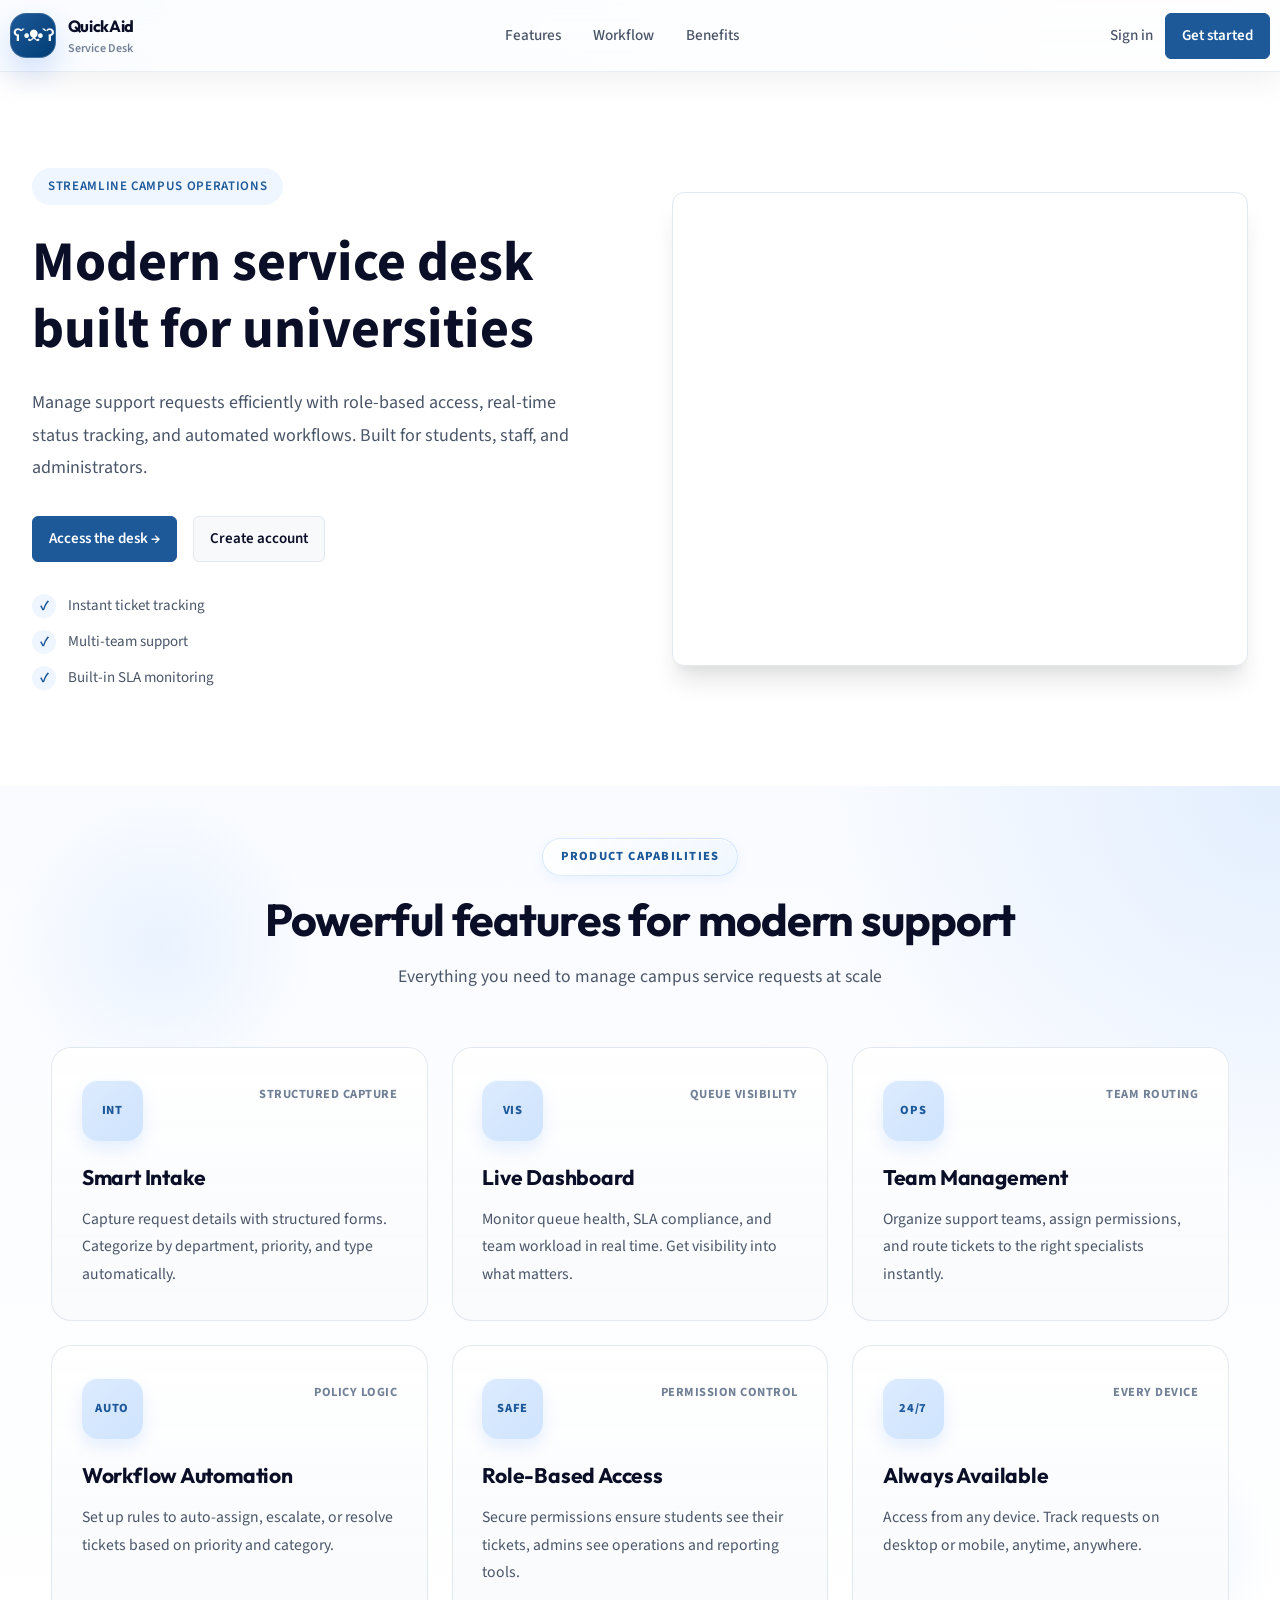
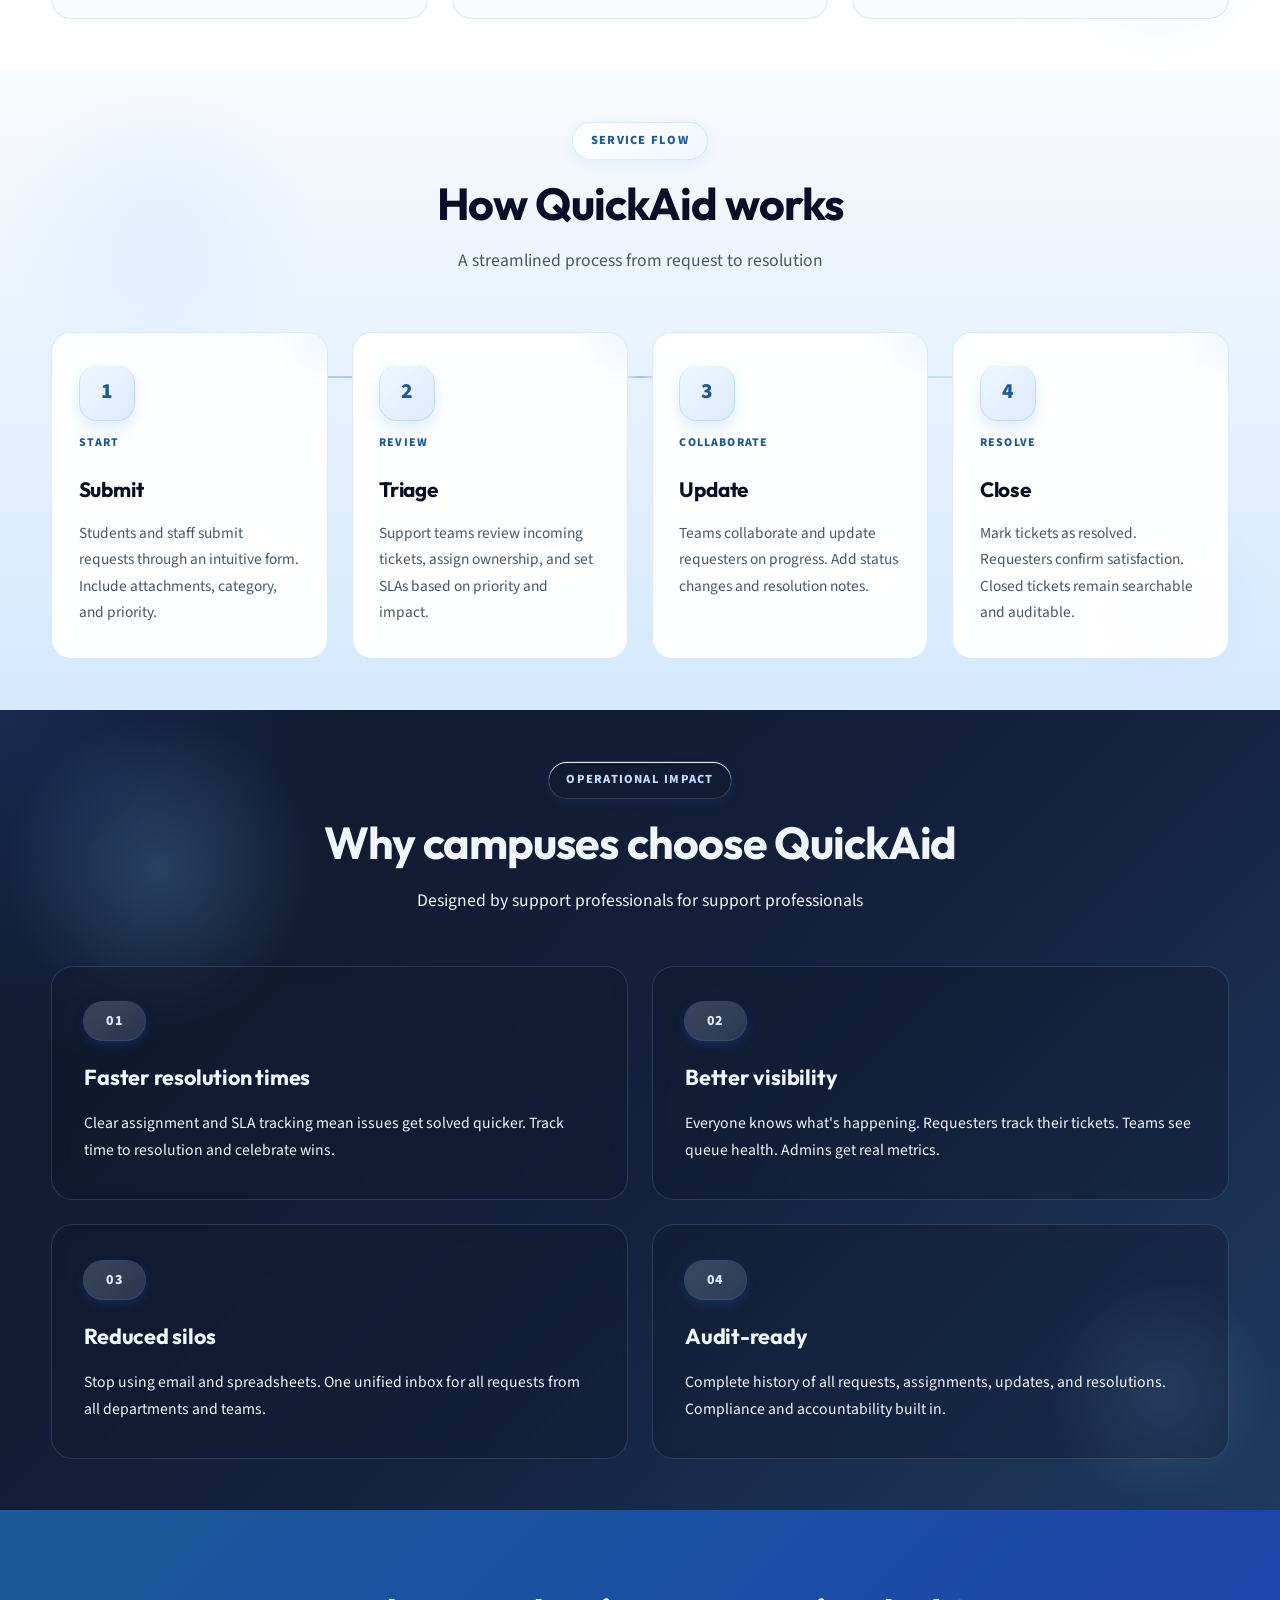
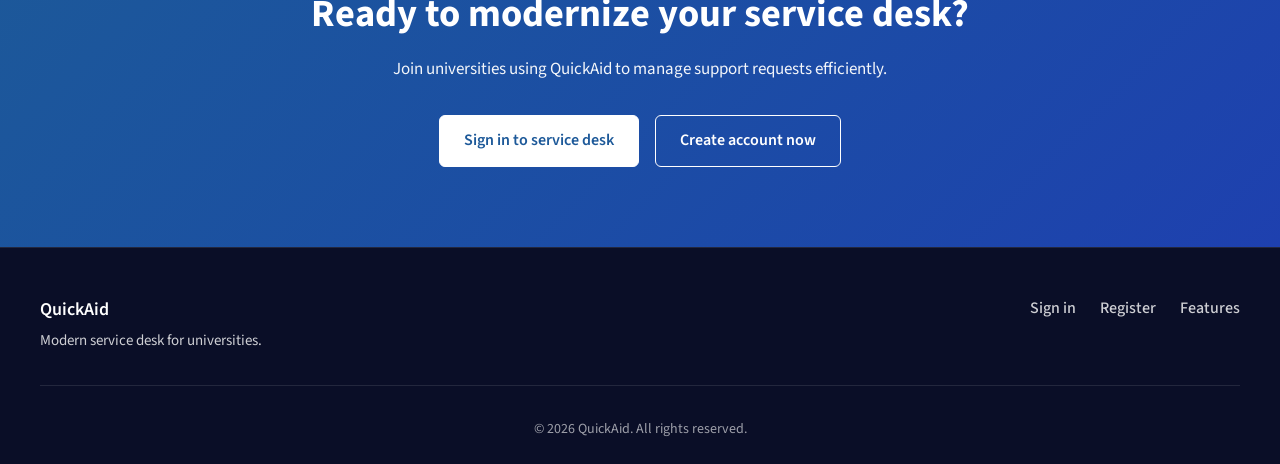
<file: frontend/index.html>
<!doctype html>
<html lang="en">
  <head>
    <meta charset="UTF-8" />
    <meta name="viewport" content="width=device-width, initial-scale=1.0" />
    <meta name="description" content="QuickAid - Modern campus service desk platform for request management and support operations." />
    <title>QuickAid - Campus Service Desk Platform</title>
    <link rel="preconnect" href="https://fonts.googleapis.com" />
    <link rel="preconnect" href="https://fonts.gstatic.com" crossorigin />
    <link
      href="https://fonts.googleapis.com/css2?family=Outfit:wght@500;600;700;800&family=Source+Sans+3:wght@400;500;600;700&display=swap"
      rel="stylesheet"
    />
    <link rel="stylesheet" href="./branding.css" />
    <link rel="stylesheet" href="./home.css" />
    <script src="./branding.js" defer></script>
  </head>
  <body class="home-page">
    <a class="skip-link" href="#main-content">Skip to main content</a>

    <header class="home-header">
      <a class="home-brand" href="./index.html" aria-label="QuickAid home">
        <span class="home-logo brand-icon" data-brand-icon aria-hidden="true"></span>
        <div class="brand-text">
          <strong>QuickAid</strong>
          <small>Service Desk</small>
        </div>
      </a>
      <nav class="home-nav" aria-label="Primary navigation">
        <a href="#features">Features</a>
        <a href="#workflow">Workflow</a>
        <a href="#benefits">Benefits</a>
      </nav>
      <div class="home-actions">
        <a class="home-link" href="./login.html">Sign in</a>
        <a class="home-button primary" href="./register.html">Get started</a>
      </div>
    </header>

    <main id="main-content">
      <section class="home-hero">
        <div class="hero-copy">
          <div class="hero-badge">Streamline Campus Operations</div>
          <h1>Modern service desk built for universities</h1>
          <p class="hero-lede">
            Manage support requests efficiently with role-based access, real-time status tracking, and automated workflows. Built for students, staff, and administrators.
          </p>
          <div class="hero-actions">
            <a class="home-button primary" href="./login.html">Access the desk &rarr;</a>
            <a class="home-button secondary" href="./register.html">Create account</a>
          </div>
          <div class="hero-features">
            <div class="feature-chip">
              <span class="chip-icon">&#10003;</span>
              <span>Instant ticket tracking</span>
            </div>
            <div class="feature-chip">
              <span class="chip-icon">&#10003;</span>
              <span>Multi-team support</span>
            </div>
            <div class="feature-chip">
              <span class="chip-icon">&#10003;</span>
              <span>Built-in SLA monitoring</span>
            </div>
          </div>
        </div>

        <div class="hero-visual">
          <div class="dashboard-card" aria-label="QuickAid system introduction">
            <div class="flash-card-stack">
              <article class="flash-card-panel">
                <div class="card-header">
                  <div class="dots">
                    <span></span>
                    <span></span>
                    <span></span>
                  </div>
                  <h3>My Ticket Summary</h3>
                </div>
                <div class="card-body page-summary">
                  <div class="summary-sidebar">
                    <span class="summary-brand-dot"></span>
                    <span class="summary-nav active"></span>
                    <span class="summary-nav"></span>
                    <span class="summary-nav short"></span>
                  </div>
                  <div class="summary-content">
                    <div class="summary-topbar">
                      <div>
                        <span class="summary-kicker">Student panel</span>
                        <strong>My Tickets</strong>
                      </div>
                      <span class="summary-action">+ New Ticket</span>
                    </div>
                    <div class="summary-metrics">
                      <span><b>3</b> Open</span>
                      <span><b>2</b> In Progress</span>
                      <span><b>8</b> Resolved</span>
                    </div>
                    <div class="summary-track-form">
                      <span>student@email.edu</span>
                      <strong>Find Tickets</strong>
                    </div>
                    <div class="summary-filter-row">
                      <span class="summary-search">Search tickets</span>
                      <span class="summary-select">All Categories</span>
                    </div>
                    <div class="summary-tabs">
                      <span class="active">All</span>
                      <span>Open</span>
                      <span>Resolved</span>
                    </div>
                    <div class="summary-split">
                      <div class="summary-list">
                        <div class="summary-ticket active">
                          <span class="ticket-code">QKA-2026-104</span>
                          <strong>Portal login issue</strong>
                          <small>IT Support &middot; High priority</small>
                        </div>
                        <div class="summary-ticket">
                          <span class="ticket-code">QKA-2026-098</span>
                          <strong>Air conditioner not cooling</strong>
                          <small>Operations &middot; In progress</small>
                        </div>
                      </div>
                      <div class="summary-detail">
                        <span class="detail-pill">In Progress</span>
                        <strong>Assigned to IT Support</strong>
                        <div class="detail-progress" aria-hidden="true">
                          <span></span>
                        </div>
                        <div class="detail-meta-preview">
                          <span>Category: IT</span>
                          <span>Updated: Today</span>
                          <span>Priority: High</span>
                        </div>
                      </div>
                    </div>
                  </div>
                </div>
              </article>

              <article class="flash-card-panel">
                <div class="card-header">
                  <div class="dots">
                    <span></span>
                    <span></span>
                    <span></span>
                  </div>
                  <h3>Submit Ticket</h3>
                </div>
                <div class="card-body page-summary submit-summary">
                  <div class="summary-sidebar">
                    <span class="summary-brand-dot"></span>
                    <span class="summary-nav"></span>
                    <span class="summary-nav active"></span>
                    <span class="summary-nav short"></span>
                  </div>
                  <div class="summary-content">
                    <div class="summary-topbar">
                      <div>
                        <span class="summary-kicker">Ticket form</span>
                        <strong>Report a Campus Issue</strong>
                      </div>
                      <span class="summary-action">Draft saved</span>
                    </div>
                    <div class="form-preview-grid">
                      <span class="form-field has-value">Category <b>IT</b></span>
                      <span class="form-field has-value">Request by <b>Student</b></span>
                      <span class="form-field wide has-line">Subject</span>
                      <span class="form-field textarea has-lines">Description</span>
                    </div>
                    <div class="upload-preview">
                      <span class="upload-icon"></span>
                      <div>
                        <strong>Attach image</strong>
                        <p>PNG, JPG, GIF, or WEBP up to 1MB</p>
                      </div>
                    </div>
                    <div class="summary-submit-row">
                      <span>Priority is assigned by admin triage.</span>
                      <strong>Create Ticket</strong>
                    </div>
                  </div>
                </div>
              </article>

              <article class="flash-card-panel">
                <div class="card-header">
                  <div class="dots">
                    <span></span>
                    <span></span>
                    <span></span>
                  </div>
                  <h3>Admin Overview</h3>
                </div>
                <div class="card-body page-summary admin-summary">
                  <div class="summary-sidebar">
                    <span class="summary-brand-dot admin"></span>
                    <span class="summary-nav active"></span>
                    <span class="summary-nav"></span>
                    <span class="summary-nav short"></span>
                  </div>
                  <div class="summary-content">
                    <div class="summary-topbar">
                      <div>
                        <span class="summary-kicker">Admin panel</span>
                        <strong>Operations Overview</strong>
                      </div>
                      <span class="summary-action">Export CSV</span>
                    </div>
                    <div class="summary-metrics admin">
                      <span><b>24</b> Total</span>
                      <span><b>7</b> Urgent</span>
                      <span><b>12</b> Assigned</span>
                    </div>
                    <div class="summary-visual-grid admin-visuals">
                      <div class="visual-widget status-ring" aria-hidden="true">
                        <span></span>
                      </div>
                      <div class="visual-widget activity-bars" aria-hidden="true">
                        <span style="height: 42%"></span>
                        <span style="height: 68%"></span>
                        <span style="height: 54%"></span>
                        <span style="height: 84%"></span>
                        <span style="height: 38%"></span>
                      </div>
                    </div>
                    <div class="admin-chart-row" aria-hidden="true">
                      <span style="width: 72%"></span>
                      <span style="width: 48%"></span>
                      <span style="width: 86%"></span>
                    </div>
                    <div class="admin-board">
                      <div class="admin-column">
                        <span>Queue</span>
                        <strong>Portal access blocked</strong>
                        <small>Requester &middot; IT &middot; High</small>
                      </div>
                      <div class="admin-column">
                        <span>Assignment</span>
                        <strong>Operations Team</strong>
                        <small>Facilities &middot; Medium</small>
                      </div>
                      <div class="admin-column">
                        <span>Status</span>
                        <strong>Resolved today</strong>
                        <small>Finance &middot; Closed</small>
                      </div>
                    </div>
                    <div class="admin-footer-preview">
                      <span>Priority triage</span>
                      <span>Team routing</span>
                      <span>Status updates</span>
                    </div>
                  </div>
                </div>
              </article>
            </div>
          </div>
        </div>
      </section>

      <section class="features-section" id="features">
        <div class="section-shell">
          <div class="section-header">
            <span class="section-kicker">Product Capabilities</span>
            <h2>Powerful features for modern support</h2>
            <p>Everything you need to manage campus service requests at scale</p>
          </div>

          <div class="features-grid">
            <article class="feature-card">
              <div class="feature-card-top">
                <span class="feature-icon" aria-hidden="true">INT</span>
                <span class="feature-meta">Structured capture</span>
              </div>
              <h3>Smart Intake</h3>
              <p>Capture request details with structured forms. Categorize by department, priority, and type automatically.</p>
            </article>
            <article class="feature-card">
              <div class="feature-card-top">
                <span class="feature-icon" aria-hidden="true">VIS</span>
                <span class="feature-meta">Queue visibility</span>
              </div>
              <h3>Live Dashboard</h3>
              <p>Monitor queue health, SLA compliance, and team workload in real time. Get visibility into what matters.</p>
            </article>
            <article class="feature-card">
              <div class="feature-card-top">
                <span class="feature-icon" aria-hidden="true">OPS</span>
                <span class="feature-meta">Team routing</span>
              </div>
              <h3>Team Management</h3>
              <p>Organize support teams, assign permissions, and route tickets to the right specialists instantly.</p>
            </article>
            <article class="feature-card">
              <div class="feature-card-top">
                <span class="feature-icon" aria-hidden="true">AUTO</span>
                <span class="feature-meta">Policy logic</span>
              </div>
              <h3>Workflow Automation</h3>
              <p>Set up rules to auto-assign, escalate, or resolve tickets based on priority and category.</p>
            </article>
            <article class="feature-card">
              <div class="feature-card-top">
                <span class="feature-icon" aria-hidden="true">SAFE</span>
                <span class="feature-meta">Permission control</span>
              </div>
              <h3>Role-Based Access</h3>
              <p>Secure permissions ensure students see their tickets, admins see operations and reporting tools.</p>
            </article>
            <article class="feature-card">
              <div class="feature-card-top">
                <span class="feature-icon" aria-hidden="true">24/7</span>
                <span class="feature-meta">Every device</span>
              </div>
              <h3>Always Available</h3>
              <p>Access from any device. Track requests on desktop or mobile, anytime, anywhere.</p>
            </article>
          </div>
        </div>
      </section>

      <section class="workflow-section" id="workflow">
        <div class="section-shell section-shell-bright">
          <div class="section-header">
            <span class="section-kicker">Service Flow</span>
            <h2>How QuickAid works</h2>
            <p>A streamlined process from request to resolution</p>
          </div>

          <div class="workflow-grid">
            <article class="workflow-step">
              <div class="workflow-step-top">
                <div class="step-number">1</div>
                <span class="step-kicker">Start</span>
              </div>
              <h3>Submit</h3>
              <p>Students and staff submit requests through an intuitive form. Include attachments, category, and priority.</p>
            </article>
            <article class="workflow-step">
              <div class="workflow-step-top">
                <div class="step-number">2</div>
                <span class="step-kicker">Review</span>
              </div>
              <h3>Triage</h3>
              <p>Support teams review incoming tickets, assign ownership, and set SLAs based on priority and impact.</p>
            </article>
            <article class="workflow-step">
              <div class="workflow-step-top">
                <div class="step-number">3</div>
                <span class="step-kicker">Collaborate</span>
              </div>
              <h3>Update</h3>
              <p>Teams collaborate and update requesters on progress. Add status changes and resolution notes.</p>
            </article>
            <article class="workflow-step">
              <div class="workflow-step-top">
                <div class="step-number">4</div>
                <span class="step-kicker">Resolve</span>
              </div>
              <h3>Close</h3>
              <p>Mark tickets as resolved. Requesters confirm satisfaction. Closed tickets remain searchable and auditable.</p>
            </article>
          </div>
        </div>
      </section>

      <section class="benefits-section" id="benefits">
        <div class="section-shell section-shell-dark">
          <div class="section-header benefits-header">
            <span class="section-kicker">Operational Impact</span>
            <h2>Why campuses choose QuickAid</h2>
            <p>Designed by support professionals for support professionals</p>
          </div>

          <div class="benefits-grid">
            <article class="benefit-item">
              <span class="benefit-marker">01</span>
              <h3>Faster resolution times</h3>
              <p>Clear assignment and SLA tracking mean issues get solved quicker. Track time to resolution and celebrate wins.</p>
            </article>
            <article class="benefit-item">
              <span class="benefit-marker">02</span>
              <h3>Better visibility</h3>
              <p>Everyone knows what&apos;s happening. Requesters track their tickets. Teams see queue health. Admins get real metrics.</p>
            </article>
            <article class="benefit-item">
              <span class="benefit-marker">03</span>
              <h3>Reduced silos</h3>
              <p>Stop using email and spreadsheets. One unified inbox for all requests from all departments and teams.</p>
            </article>
            <article class="benefit-item">
              <span class="benefit-marker">04</span>
              <h3>Audit-ready</h3>
              <p>Complete history of all requests, assignments, updates, and resolutions. Compliance and accountability built in.</p>
            </article>
          </div>
        </div>
      </section>

      <section class="cta-section">
        <div class="cta-content">
          <h2>Ready to modernize your service desk?</h2>
          <p>Join universities using QuickAid to manage support requests efficiently.</p>
          <div class="cta-actions">
            <a class="home-button primary large" href="./login.html">Sign in to service desk</a>
            <a class="home-button secondary large" href="./register.html">Create account now</a>
          </div>
        </div>
      </section>
    </main>

    <footer class="home-footer">
      <div class="footer-content">
        <div class="footer-brand">
          <strong>QuickAid</strong>
          <p>Modern service desk for universities.</p>
        </div>
        <div class="footer-links">
          <a href="./login.html">Sign in</a>
          <a href="./register.html">Register</a>
          <a href="#features">Features</a>
        </div>
      </div>
      <div class="footer-bottom">
        <p>&copy; 2026 QuickAid. All rights reserved.</p>
      </div>
    </footer>
  </body>
</html>
</file>
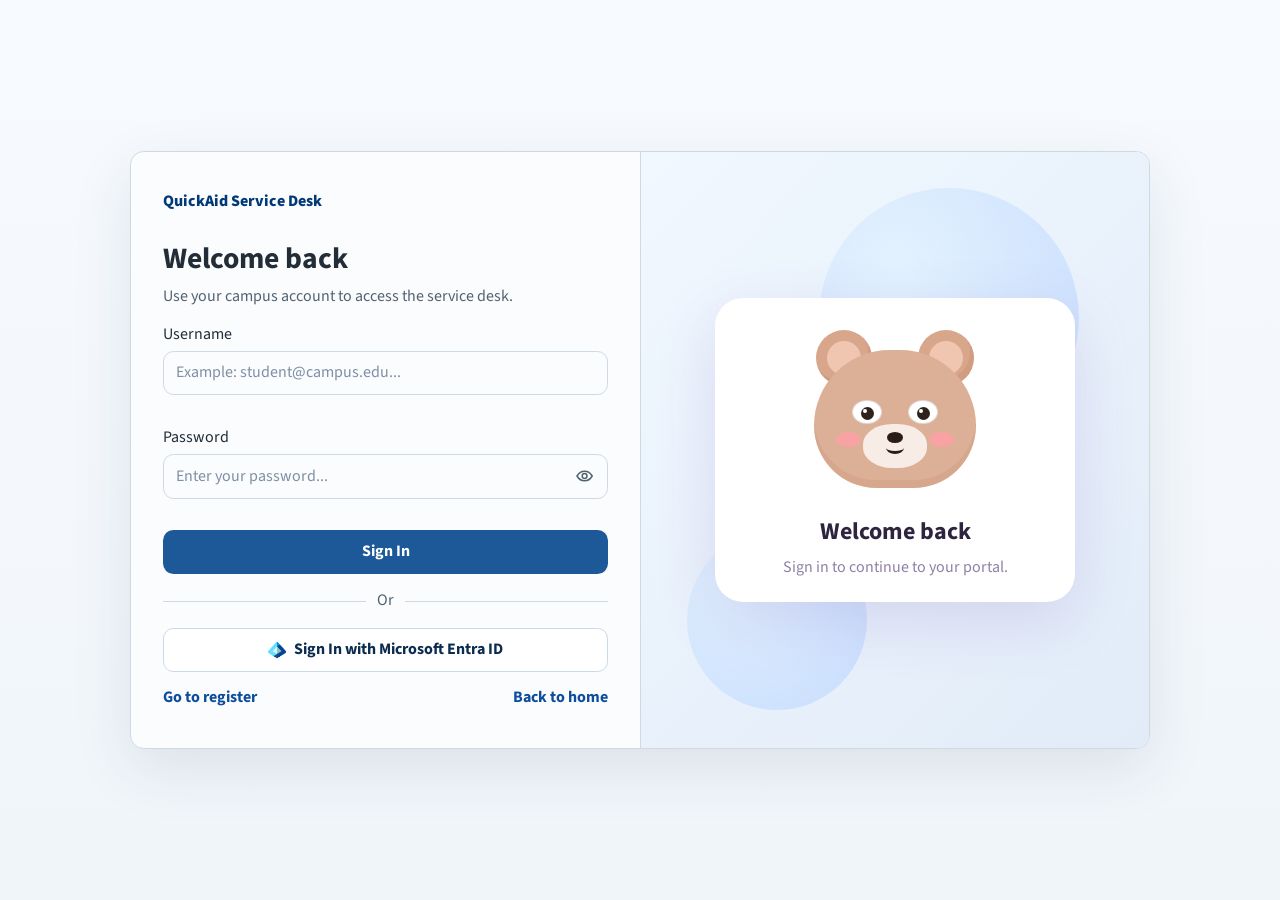
<file: frontend/dashboard.html>
<!doctype html>
<html lang="en">
  <head>
    <meta charset="UTF-8" />
    <meta name="viewport" content="width=device-width, initial-scale=1.0" />
    <title>QuickAid - Smart Campus Helpdesk</title>
    <link rel="preconnect" href="https://fonts.googleapis.com" />
    <link rel="preconnect" href="https://fonts.gstatic.com" crossorigin />
    <link
      href="https://fonts.googleapis.com/css2?family=Outfit:wght@400;500;600;700&family=Source+Sans+3:wght@400;500;600&display=swap"
      rel="stylesheet"
    />
    <link rel="stylesheet" href="./branding.css" />
    <link rel="stylesheet" href="./style.css" />
    <script src="./branding.js" defer></script>
  </head>
  <body>
    <aside class="sidebar collapsed" id="userSidebar" aria-label="Main navigation">
      <div class="sidebar-brand">
        <div class="sidebar-logo brand-icon" data-brand-icon aria-hidden="true"></div>
        <div class="sidebar-brand-text">
          <div class="sidebar-brand-title">QuickAid</div>
          <div class="sidebar-brand-sub">Student Panel</div>
        </div>
        <button
        type="button"
        class="sidebar-toggle-btn"
        id="userSidebarToggleBtn"
        aria-label="Toggle sidebar"
        aria-controls="userSidebar"
        aria-expanded="false"
      >
        <svg class="icon-open" width="18" height="18" viewBox="0 0 24 24" fill="none" xmlns="http://www.w3.org/2000/svg" aria-hidden="true">
          <path d="M4 6H20M4 12H20M4 18H20" stroke="currentColor" stroke-width="1.9" stroke-linecap="round"/>
        </svg>
        <svg class="icon-close" width="18" height="18" viewBox="0 0 24 24" fill="none" xmlns="http://www.w3.org/2000/svg" aria-hidden="true">
          <path d="M15 6L9 12L15 18" stroke="currentColor" stroke-width="1.9" stroke-linecap="round" stroke-linejoin="round"/>
        </svg>
      </button>
      </div>

      <nav class="sidebar-nav" aria-label="Sidebar">
        <button type="button" id="sidebarDashboardBtn" class="sidebar-item sidebar-item-active" data-active="true">
          Dashboard 
        </button>
      </nav>
    </aside>
    <button
      type="button"
      class="mobile-sidebar-toggle-btn"
      id="mobileUserSidebarToggleBtn"
      aria-label="Toggle sidebar"
      aria-controls="userSidebar"
      aria-expanded="false"
    >
      <svg width="18" height="18" viewBox="0 0 24 24" fill="none" xmlns="http://www.w3.org/2000/svg" aria-hidden="true">
        <path d="M4 6H20M4 12H20M4 18H20" stroke="currentColor" stroke-width="1.9" stroke-linecap="round"/>
      </svg>
    </button>
    <div class="sidebar-overlay" id="userSidebarOverlay" hidden></div>

    <header class="app-header">
      <div class="brand">
        <p class="brand-kicker">Smart Campus Help Desk</p>
        <div class="brand-row">
          <h1>QuickAid</h1>
          <div class="header-actions">
            <div class="notif-wrap">
              <button
                type="button"
                class="notif-action"
                id="btnNotifications"
                aria-haspopup="menu"
                aria-controls="notifDropdown"
                aria-expanded="false"
                aria-label="Notifications"
              >
                <span class="notif-bell" aria-hidden="true">
                  <svg width="20" height="20" viewBox="0 0 24 24" fill="none" xmlns="http://www.w3.org/2000/svg">
                    <path
                      d="M12 22C13.1046 22 14 21.1046 14 20H10C10 21.1046 10.8954 22 12 22Z"
                      fill="currentColor"
                    />
                    <path
                      d="M18 16.0001H6C5.44772 16.0001 5 15.5523 5 15.0001C5 14.6234 5.20711 14.2741 5.54253 14.0937C6.29012 13.6942 7 12.9206 7 11.0001V8.5001C7 6.01483 8.79086 4.13745 11.232 4.01525C11.4821 4.00244 11.733 4.00244 11.9831 4.01525C14.4242 4.13745 16.2151 6.01483 16.2151 8.5001V11.0001C16.2151 12.9206 16.925 13.6942 17.6726 14.0937C18.008 14.2741 18.2151 14.6234 18.2151 15.0001C18.2151 15.5523 17.7674 16.0001 17.2151 16.0001H18Z"
                      fill="currentColor"
                      opacity="0.95"
                    />
                  </svg>
                </span>
                <span class="notif-badge hidden" id="notifBadge" aria-label="Unread notifications count">0</span>
              </button>

              <div class="notif-dropdown hidden" id="notifDropdown" role="menu" aria-label="Notifications dropdown">
                <div class="notif-card">
                  <div class="notif-head">
                    <div class="notif-title">Notifications</div>
                    <div class="notif-sub">
                      You have <span class="notif-unread-count" id="notifUnreadCount">0</span> unread notifications
                    </div>
                  </div>
                  <div class="notif-divider" aria-hidden="true"></div>
                  <ul class="notif-list" id="notifList"></ul>
                  <div class="notif-divider notif-divider-bottom" aria-hidden="true"></div>
                  <button type="button" class="notif-mark-all" id="btnMarkAllRead">
                    Mark all as read
                  </button>
                </div>
              </div>
            </div>
            <a class="ghost-action auth-link icon-login" id="btnSignIn" href="./login.html" aria-label="Login">
              <svg width="20" height="20" viewBox="0 0 24 24" fill="none" xmlns="http://www.w3.org/2000/svg" aria-hidden="true">
                <path d="M12 12C14.7614 12 17 9.76142 17 7C17 4.23858 14.7614 2 12 2C9.23858 2 7 4.23858 7 7C7 9.76142 9.23858 12 12 12Z" fill="currentColor" />
                <path d="M4 20C4 16.6863 7.13401 14 11 14H13C16.866 14 20 16.6863 20 20V22H4V20Z" fill="currentColor" opacity="0.9" />
              </svg>
            </a>
            <button type="button" class="ghost-action auth-link icon-login icon-logout hidden" id="btnLogout" aria-label="Log out">
              <span class="notif-bell" aria-hidden="true">
                <svg width="20" height="20" viewBox="0 0 24 24" fill="none" xmlns="http://www.w3.org/2000/svg">
                  <path d="M10 17L15 12L10 7" stroke="currentColor" stroke-width="1.9" stroke-linecap="round" stroke-linejoin="round" />
                  <path d="M15 12H4" stroke="currentColor" stroke-width="1.9" stroke-linecap="round" />
                  <path d="M13 4H17C18.1046 4 19 4.89543 19 6V18C19 19.1046 18.1046 20 17 20H13" stroke="currentColor" stroke-width="1.9" stroke-linecap="round" />                </svg>
              </span>
            </button>
          </div>
        </div>
      </div>
      <p class="header-copy" id="studentSessionLabel">Signed in as student</p>
    </header>

    <main id="main-content" class="container main-layout">
      <section class="quick-metrics" aria-label="Support at a glance">
        <article class="stat-card" data-stat="Open">
          <div class="stat-row">
            <p class="metric-label">Open Tickets</p>
            <div class="stat-icon" aria-hidden="true">
              <svg width="16" height="16" viewBox="0 0 24 24" fill="none" xmlns="http://www.w3.org/2000/svg">
                <circle cx="12" cy="12" r="9" stroke="currentColor" stroke-width="1.8" />
                <path d="M9.75 9.5C9.75 8.12 10.86 7 12.24 7C13.62 7 14.73 8.12 14.73 9.5C14.73 10.46 14.17 11.16 13.38 11.63C12.84 11.95 12.5 12.43 12.5 13.04V13.3" stroke="currentColor" stroke-width="1.8" stroke-linecap="round" />
                <circle cx="12.5" cy="16.45" r="1" fill="currentColor" />
              </svg>
            </div>
          </div>
          <p class="metric-value" id="statOpen">0</p>
        </article>
        <article class="stat-card" data-stat="InProgress">
          <div class="stat-row">
            <p class="metric-label">Active Tickets</p>
            <div class="stat-icon" aria-hidden="true">
              <svg width="16" height="16" viewBox="0 0 24 24" fill="none" xmlns="http://www.w3.org/2000/svg">
                <circle cx="12" cy="13" r="7.5" stroke="currentColor" stroke-width="1.8" />
                <path d="M12 13V9.5M12 13L14.8 14.8M10.4 3.5H13.6" stroke="currentColor" stroke-width="1.8" stroke-linecap="round" stroke-linejoin="round" />
              </svg>
            </div>
          </div>
          <p class="metric-value" id="statInProgress">0</p>
        </article>
        <article class="stat-card" data-stat="Resolved">
          <div class="stat-row">
            <p class="metric-label">Resolved</p>
            <div class="stat-icon" aria-hidden="true">
              <svg width="16" height="16" viewBox="0 0 24 24" fill="none" xmlns="http://www.w3.org/2000/svg">
                <circle cx="12" cy="12" r="9" stroke="currentColor" stroke-width="1.8" />
                <path d="M8 12.3L10.9 15.2L16.5 9.6" stroke="currentColor" stroke-width="1.9" stroke-linecap="round" stroke-linejoin="round" />
              </svg>
            </div>
          </div>
          <p class="metric-value" id="statResolved">0</p>
        </article>
        <article class="stat-card" data-stat="Total">
          <div class="stat-row">
            <p class="metric-label">Total Tickets</p>
            <div class="stat-icon" aria-hidden="true">
              <svg width="16" height="16" viewBox="0 0 24 24" fill="none" xmlns="http://www.w3.org/2000/svg">
                <rect x="4.2" y="4.2" width="6.6" height="6.6" rx="1.2" stroke="currentColor" stroke-width="1.6" />
                <rect x="13.2" y="4.2" width="6.6" height="6.6" rx="1.2" stroke="currentColor" stroke-width="1.6" />
                <rect x="4.2" y="13.2" width="6.6" height="6.6" rx="1.2" stroke="currentColor" stroke-width="1.6" />
                <rect x="13.2" y="13.2" width="6.6" height="6.6" rx="1.2" stroke="currentColor" stroke-width="1.6" />
              </svg>
            </div>
          </div>
          <p class="metric-value" id="statTotal">0</p>
        </article>
      </section>

      <section class="panel" id="submitPanel" aria-labelledby="submitPanelTitle">
        <div class="panel-head">
          <h2 id="submitPanelTitle">Report a Campus Issue</h2>
          <p>
            Fill in the details below. You will receive a ticket ID after submission.
          </p>
        </div>

        <!-- Extra frontend-only function disabled: templates are not backed by backend data.
        <div class="helper-card" aria-label="Issue templates">
          <p class="helper-title">Quick templates</p>
          <div class="template-row">
            <button class="chip" type="button" data-template="wifi">Wi-Fi issue</button>
            <button class="chip" type="button" data-template="aircond">Air conditioning issue</button>
            <button class="chip" type="button" data-template="portal">Portal login issue</button>
          </div>
        </div>
        -->

        <div class="submit-callout" id="submitCallout">
          <h3 class="callout-title">Create a new ticket</h3>
          <p class="muted">
            Use the form below. It auto-saves while you type, and supports attachments.
          </p>
          <button type="button" class="primary-full" id="btnNewTicket">New Ticket</button>
        </div>

        <div id="createFormWrap" class="create-form-wrap hidden" aria-hidden="true">
          <form id="ticketForm" novalidate>
            <div class="create-modal-head">
              <h3>Create New Ticket</h3>
              <button type="button" class="modal-close" id="btnCloseCreate" aria-label="Close">×</button>
            </div>
            <div class="form-grid">
            <label class="field">
              <span>Category <strong>*</strong></span>
              <select id="category" name="category" autocomplete="off" required>
                <option value="">Select category</option>
                <option value="IT">IT</option>
                <option value="HR">HR</option>
                <option value="Finance">Finance</option>
                <option value="Operations">Operations</option>
                <option value="General">General</option>
              </select>
              <small class="error" id="categoryError"></small>
            </label>

            <label class="field desktop-only">
              <span>Request by <strong>*</strong></span>
              <input
                id="name"
                name="name"
                type="text"
                maxlength="80"
                required
                autocomplete="name"
                placeholder="Example: Nur Aisyah Binti Rahman…"
              />
              <small class="helper">Use your full name as in student/staff record.</small>
              <small class="error" id="nameError"></small>
            </label>

            <label class="field hidden">
              <span>Email <strong>*</strong></span>
              <input
                id="email"
                name="email"
                type="email"
                maxlength="120"
                required
                autocomplete="email"
                spellcheck="false"
                placeholder="Example: ali@student.edu.my…"
              />
              <small class="helper">Use an active email to receive status updates.</small>
              <small class="error" id="emailError"></small>
            </label>

            <label class="field hidden">
              <span>Assigned team <strong>*</strong></span>
              <select id="department" name="department" autocomplete="off" required>
                <option value="">Select assigned team</option>
                <option value="IT">IT</option>
                <option value="Finance">Finance</option>
                <option value="Operations">Operations</option>
                <option value="HR">HR</option>
                <option value="General">General</option>
              </select>
              <small class="error" id="departmentError"></small>
            </label>

            <!-- Backend note: ticket priority is assigned by admin triage after creation. -->
            <input id="priority" name="priority" type="hidden" value="Medium" />

            <label class="field field-wide">
              <span>Subject <strong>*</strong></span>
              <input
                id="subject"
                name="subject"
                type="text"
                maxlength="120"
                required
                autocomplete="off"
                placeholder="Briefly describe the issue"
              />
              <small class="helper">Keep it short and specific so support can triage quickly.</small>
              <small class="error" id="subjectError"></small>
            </label>

            <label class="field field-wide hidden">
              <span>Location</span>
              <input
                id="location"
                name="location"
                type="text"
                maxlength="120"
                autocomplete="off"
                placeholder="Example: Block C, Room 2-14 / Library Level 2…"
              />
            </label>

            <label class="field field-wide">
              <span>Description <strong>*</strong></span>
              <div class="message-from">
                <span class="from-label">from</span>
                <span class="from-chip"><span class="from-avatar">🧑🏻</span><span id="messageFromName">Portal User</span></span>
              </div>
              <textarea
                id="description"
                name="description"
                rows="6"
                maxlength="2000"
                required
                autocomplete="off"
                placeholder="Describe what happened, where it happened, and any error messages."
              ></textarea>
              <div class="message-toolbar desktop-only" aria-label="Description formatting toolbar">
                <button type="button" class="tool-btn" data-format="bold" aria-label="Bold">B</button>
                <button type="button" class="tool-btn" data-format="italic" aria-label="Italic">I</button>
                <button type="button" class="tool-btn" data-format="strike" aria-label="Strikethrough">S</button>
                <button type="button" class="tool-btn" data-format="bullet" aria-label="Bullets">•</button>
                <button type="button" class="tool-btn" data-format="emoji" aria-label="Emojis">
                  <svg width="14" height="14" viewBox="0 0 24 24" fill="none" xmlns="http://www.w3.org/2000/svg" aria-hidden="true">
                    <circle cx="12" cy="12" r="8.5" stroke="currentColor" stroke-width="1.8" />
                    <path d="M9.4 14.1C10.1 15 11 15.5 12 15.5C13 15.5 13.9 15 14.6 14.1" stroke="currentColor" stroke-width="1.6" stroke-linecap="round" />
                    <circle cx="9.3" cy="10.3" r="1" fill="currentColor" />
                    <circle cx="14.7" cy="10.3" r="1" fill="currentColor" />
                  </svg>
                </button>
                <button type="button" class="tool-btn" data-format="link" aria-label="Link">🔗</button>
              </div>
              <div class="emoji-picker hidden" id="emojiPicker" aria-label="Emoji picker"></div>
              <small class="helper"><span id="descCount">0</span>/2000 characters</small>
              <small class="error" id="descriptionError"></small>
            </label>

            <label class="field field-wide attachment-field">
              <span>Attach image (Optional)</span>
              <div class="attachment-dropzone" id="attachmentDropzone" role="button" tabindex="0" aria-label="Upload attachment">
                <div class="dropzone-icon" aria-hidden="true">
                  <svg width="18" height="18" viewBox="0 0 24 24" fill="none" xmlns="http://www.w3.org/2000/svg">
                    <path d="M12 16V6.6M12 6.6L8.8 9.8M12 6.6L15.2 9.8" stroke="currentColor" stroke-width="1.9" stroke-linecap="round" stroke-linejoin="round" />
                    <path d="M5 16.5V17.7C5 18.9 6 19.9 7.2 19.9H16.8C18 19.9 19 18.9 19 17.7V16.5" stroke="currentColor" stroke-width="1.9" stroke-linecap="round" />
                  </svg>
                </div>
                <div class="dropzone-text">
                  <strong>Click</strong> to upload a screenshot or photo
                  <div class="dropzone-subtitle">PNG, JPG, GIF, or WEBP up to 1MB</div>
                </div>
              </div>
              <input id="attachment" name="attachment" type="file" class="attachment-input" accept=".png,.jpg,.jpeg,.gif,.webp,image/png,image/jpeg,image/gif,image/webp" />
              <small class="error" id="attachmentError"></small>
              <small class="helper" id="attachmentInfo"></small>
              <div class="attachment-preview hidden" id="attachmentPreview" aria-live="polite"></div>
            </label>

            <label class="field field-wide checkbox-field hidden">
              <span class="checkbox-row">
                <input id="consent" name="consent" type="checkbox" required />
                I confirm the details are accurate and safe to share with support staff.
              </span>
              <small class="error" id="consentError"></small>
            </label>
          </div>

          <div class="form-meta">
            <p id="draftHint">Draft not saved yet.</p>
          </div>

          <div class="actions">
            <button type="button" class="ghost" id="btnCancelCreate">Cancel</button>
            <button type="submit" id="submitBtn">
              <span class="desktop-only">Create</span>
              <span class="mobile-only">Create Ticket</span>
            </button>
          </div>
          </form>
        </div>
      </section>

      <section class="panel active" id="trackPanel" aria-labelledby="trackPanelTitle">
        <div class="panel-head">
          <div class="panel-head-row">
            <h2 id="trackPanelTitle">My Tickets</h2>
            <button type="button" class="new-ticket-top" id="btnNewTicketTop">+ New Ticket</button>
          </div>
          <p>Review status, assigned team, priority, and recent updates for your requests.</p>
        </div>

        <div class="track-workspace">
          <div class="track-main">
        <form id="trackForm" class="track-form" novalidate>
          <label class="field">
            <span>Email <strong>*</strong></span>
            <input
              id="trackEmail"
              name="trackEmail"
              type="email"
              maxlength="120"
              required
              autocomplete="email"
              spellcheck="false"
              placeholder="Example: ali@student.edu.my…"
            />
            <small class="error" id="trackEmailError"></small>
          </label>
          <button type="submit" id="trackBtn">Find Tickets</button>
        </form>

        <div class="filter-card" aria-label="Ticket filters">
          <input
            id="ticketSearch"
            type="search"
            autocomplete="off"
            placeholder="Search tickets…"
            aria-label="Search tickets"
          />
          <select id="categoryFilter" name="categoryFilter" autocomplete="off" aria-label="Category filter">
            <option value="All">All Categories</option>
            <option value="IT">IT</option>
            <option value="HR">HR</option>
            <option value="Finance">Finance</option>
            <option value="Operations">Operations</option>
            <option value="General">General</option>
          </select>
          <select id="priorityFilter" name="priorityFilter" autocomplete="off" aria-label="Priority filter">
            <option value="All">All Priorities</option>
            <option value="Low">Low</option>
            <option value="Medium">Medium</option>
            <option value="High">High</option>
          </select>
        </div>

        <div class="status-tabs" role="tablist" aria-label="Status tabs">
          <button type="button" class="status-tab active" data-status="All" role="tab" aria-selected="true">
            All (<span id="tabCountAll">0</span>)
          </button>
          <button type="button" class="status-tab" data-status="Open" role="tab" aria-selected="false">
            Open (<span id="tabCountOpen">0</span>)
          </button>
          <button type="button" class="status-tab" data-status="InProgress" role="tab" aria-selected="false">
            In Progress (<span id="tabCountInProgress">0</span>)
          </button>
          <button type="button" class="status-tab" data-status="Resolved" role="tab" aria-selected="false">
            Resolved (<span id="tabCountResolved">0</span>)
          </button>
        </div>

        <div class="tickets-shell">
          <div class="tickets-skeleton hidden" id="ticketsSkeleton" aria-hidden="true">
            <div class="s-row"></div>
            <div class="s-row"></div>
            <div class="s-row"></div>
            <div class="s-row"></div>
          </div>

          <div class="tickets" id="ticketsResult" aria-live="polite"></div>
        </div>
          </div>

          <aside class="ticket-inline-panel" id="ticketInlinePanel" aria-live="polite">
            <p class="ticket-inline-empty" id="ticketInlineEmpty">
              Select a ticket to review its summary.
            </p>
            <div class="ticket-inline-content hidden" id="ticketInlineContent">
              <div class="ticket-inline-head">
                <h3 id="inlineDetailSubject">Ticket Details</h3>
                <span class="muted" id="inlineDetailTicketId"></span>
              </div>
              <div class="ticket-inline-meta">
                <span class="badge" id="inlineDetailStatus">Open</span>
                <span class="detail-priority-pill hidden" id="inlineDetailPriority">Medium</span>
              </div>
              <p class="muted" id="inlineDetailCategory">Category</p>
              <p class="muted hidden" id="inlineDetailLocation">Location</p>
              <p class="muted" id="inlineDetailUpdated">Updated</p>
              <div class="detail-block">
                <h4>Issue description</h4>
                <p class="detail-description muted" id="inlineDetailDescription"></p>
              </div>
              <div class="detail-actions">
                <button type="button" id="btnInlineViewDetailPage">View Details</button>
              </div>
            </div>
          </aside>
        </div>
      </section>
    </main>
    <div class="result hidden" id="submitResult" aria-live="polite"></div>

    <footer class="app-footer university-footer" aria-label="University helpdesk footer">
      <div class="footer-grid">
        <section class="footer-block">
          <h2>QuickAid Helpdesk</h2>
          <p>QuickAid supports ticket reporting, request tracking, and service updates for students, staff, and administrators.</p>
        </section>
        <section class="footer-block">
          <h3>Contact</h3>
          <p>Email: quickaid@campus.edu</p>
          <p>Phone: +60 3-8899 4100</p>
          <p>Portal: support.campus.edu</p>
        </section>
        <section class="footer-block">
          <h3>Support Hours</h3>
          <p>Monday - Friday: 8:00 AM - 6:00 PM</p>
          <p>Saturday: 9:00 AM - 1:00 PM</p>
          <p>Emergency line available after hours.</p>
        </section>
      </div>
      <div class="footer-bottom">
        <span>© 2026 QuickAid Services</span>
        <span>Data Privacy and Acceptable Use Policy Apply</span>
      </div>
    </footer>

    <!-- Extra frontend-only function disabled: profile preferences have no backend route yet.
    <div class="modal hidden" id="profileModal" role="dialog" aria-modal="true" aria-labelledby="profileModalTitle">
      <div class="modal-backdrop" data-close-profile="true"></div>
      <div class="modal-card" role="document">
        <div class="modal-head">
          <h2 id="profileModalTitle">Profile and settings</h2>
          <button type="button" class="modal-close" data-close-profile="true" aria-label="Close">×</button>
        </div>

        <form id="profileForm" class="profile-form" novalidate>
          <p class="muted" id="profileEmail">Signed in as</p>

          <fieldset class="fieldset">
            <legend>Notifications</legend>
            <label class="check-row">
              <input type="checkbox" id="notifEmail" />
              Email me ticket updates
            </label>
            <label class="check-row">
              <input type="checkbox" id="notifInApp" />
              Show in-app alerts
            </label>
          </fieldset>

          <button type="submit" class="primary-full">Save</button>
        </form>
      </div>
    </div>
    -->

    <script src="./config.js"></script>
    <script src="./app.js" defer></script>
  </body>
</html>
</file>
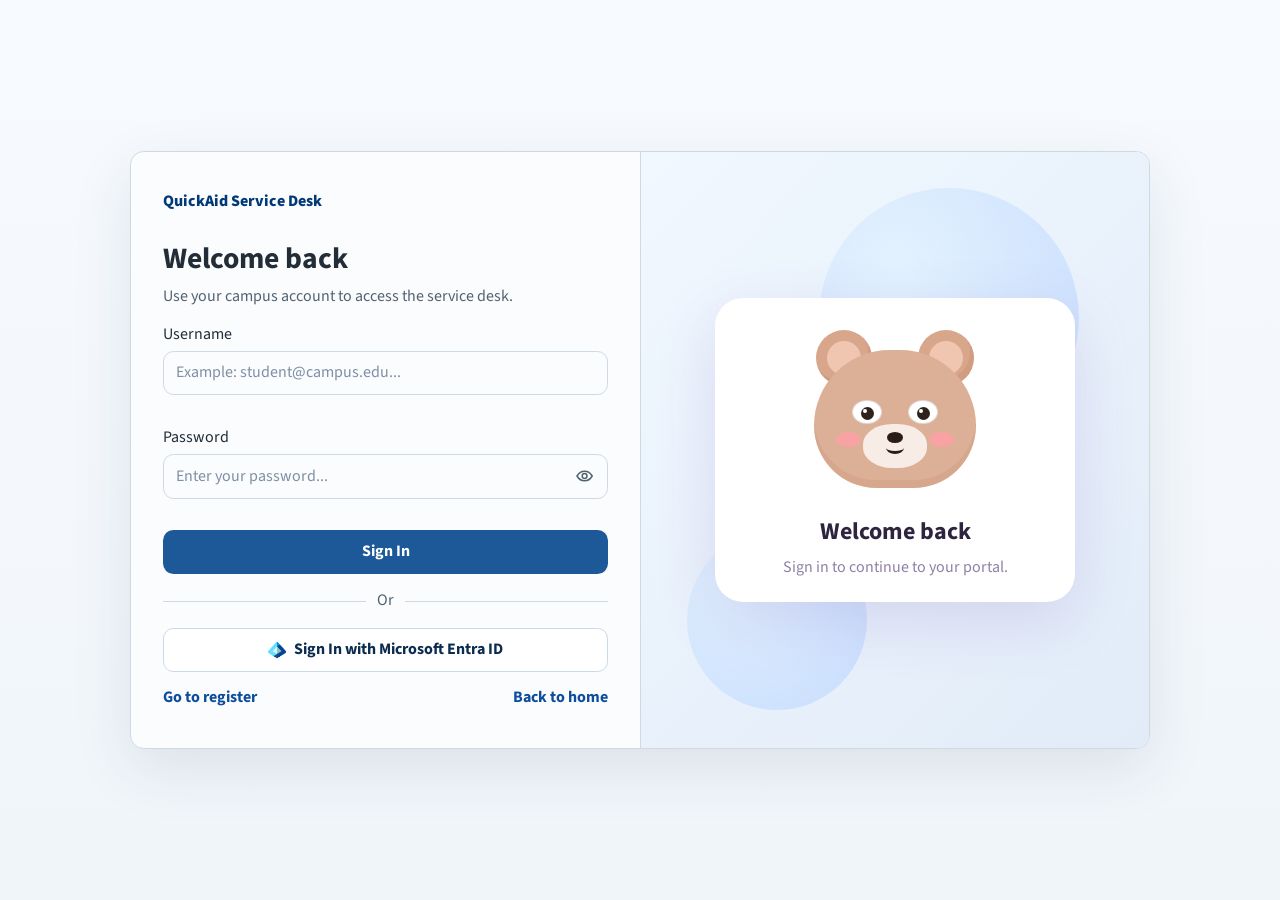
<file: frontend/login.html>
<!doctype html>
<html lang="en">
  <head>
    <meta charset="UTF-8" />
    <meta name="viewport" content="width=device-width, initial-scale=1.0" />
    <title>QuickAid - Login</title>
    <link rel="preconnect" href="https://fonts.googleapis.com" />
    <link rel="preconnect" href="https://fonts.gstatic.com" crossorigin />
    <script src="https://alcdn.msauth.net/browser/2.38.0/js/msal-browser.min.js" crossorigin="anonymous"></script>
    <link
      href="https://fonts.googleapis.com/css2?family=Outfit:wght@400;600;700&family=Source+Sans+3:wght@400;500;600&display=swap"
      rel="stylesheet"
    />
    <link rel="stylesheet" href="./branding.css" />
    <link rel="stylesheet" href="./auth.css" />
    <script src="./branding.js" defer></script>
  </head>
  <body class="auth-page login-page">
    <a class="skip-link" href="#authMain">Skip to sign in</a>
    <main class="entra-layout" id="authMain">
      <section class="entra-panel">
        <a class="auth-brand-link" href="./index.html">QuickAid Service Desk</a>
        <h1>Welcome back</h1>
        <p class="entra-subtitle">Use your campus account to access the service desk.</p>
        <!--  <p class="entra-subtitle">Manual sign in or continue with Microsoft Entra ID.</p> -->

        <form id="loginPageForm" novalidate>
          <label class="input-shell">
            <span>Username</span>
            <input id="loginUsername" name="username" type="text" placeholder="Example: student@campus.edu..." required autocomplete="username" spellcheck="false" />
            <small class="error" id="loginUsernameError"></small>
          </label>

          <div class="input-shell">
            <label for="loginPassword">Password</label>
            <div class="password-field">
              <input id="loginPassword" name="password" type="password" placeholder="Enter your password..." required autocomplete="current-password" />
              <button class="password-toggle" type="button" aria-label="Show password" aria-pressed="false" data-password-toggle="loginPassword">
                <svg class="eye-icon eye-open" viewBox="0 0 24 24" aria-hidden="true">
                  <path d="M2.5 12s3.5-6 9.5-6 9.5 6 9.5 6-3.5 6-9.5 6-9.5-6-9.5-6Z"></path>
                  <circle cx="12" cy="12" r="3"></circle>
                </svg>
                <svg class="eye-icon eye-closed" viewBox="0 0 24 24" aria-hidden="true">
                  <path d="m3 3 18 18"></path>
                  <path d="M10.6 10.6A3 3 0 0 0 12 15a3 3 0 0 0 2.4-1.2"></path>
                  <path d="M7.3 7.7C4.3 9.3 2.5 12 2.5 12s3.5 6 9.5 6c1.7 0 3.2-.5 4.5-1.2"></path>
                  <path d="M13.9 6.2C18.7 7 21.5 12 21.5 12a16.5 16.5 0 0 1-2.1 2.7"></path>
                </svg>
              </button>
            </div>
            <small class="error" id="loginPasswordError"></small>
          </div>

          <button type="submit" class="signin-btn">Sign In</button>

          <div class="or-divider"><span>Or</span></div>
          <button type="button" id="loginMicrosoftBtn" class="entra-btn">
            <img class="entra-logo" src="./assets/Microsoft_Entra_ID_color_icon.png" width="18" height="18" alt="" aria-hidden="true" />
            <span>Sign In with Microsoft Entra ID</span>
          </button>


        </form>

        <div class="auth-links">
          <a href="./register.html">Go to register</a>
          <a href="./index.html">Back to home</a>
        </div>
      </section>
      <section class="entra-hero" aria-hidden="true">
        <div class="hero-orb"></div>
        <div class="hero-orb hero-orb-2"></div>
        <div class="hero-orb hero-orb-3"></div>
        <div class="hero-bear-card">
          <div class="bear" id="loginBear">
            <div class="ear left"></div>
            <div class="ear right"></div>
            <div class="face">
              <div class="eye left">
                <span class="pupil" id="loginLeftEye"></span>
                <span class="lid"></span>
              </div>
              <div class="eye right">
                <span class="pupil" id="loginRightEye"></span>
                <span class="lid"></span>
              </div>
              <div class="cheek left"></div>
              <div class="cheek right"></div>
              <div class="mouth-area">
                <div class="nose"></div>
                <div class="mouth"></div>
              </div>
            </div>
            <div class="hand left"></div>
            <div class="hand right"></div>
          </div>
          <h2>Welcome back</h2>
          <p>Sign in to continue to your portal.</p>
        </div>
      </section>
    </main>
    <script src="./config.js"></script>
    <script src="./auth.js" defer></script>
  </body>
</html>
</file>
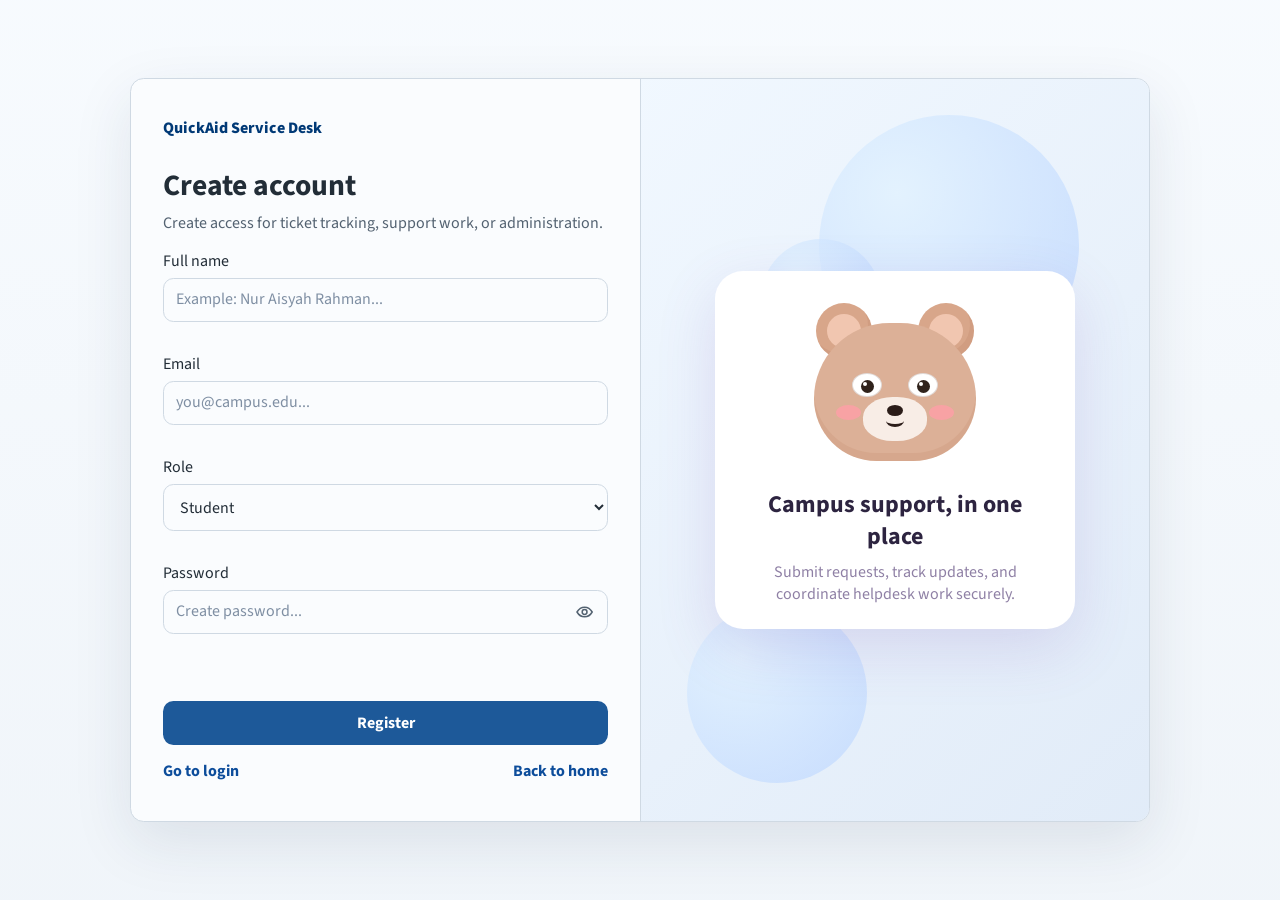
<file: frontend/register.html>
<!doctype html>
<html lang="en">
  <head>
    <meta charset="UTF-8" />
    <meta name="viewport" content="width=device-width, initial-scale=1.0" />
    <title>QuickAid - Register</title>
    <link rel="preconnect" href="https://fonts.googleapis.com" />
    <link rel="preconnect" href="https://fonts.gstatic.com" crossorigin />
    <link
      href="https://fonts.googleapis.com/css2?family=Outfit:wght@400;600;700&family=Source+Sans+3:wght@400;500;600&display=swap"
      rel="stylesheet"
    />
    <link rel="stylesheet" href="./branding.css" />
    <link rel="stylesheet" href="./auth.css" />
    <script src="./branding.js" defer></script>
  </head>
  <body class="auth-page register-page">
    <a class="skip-link" href="#authMain">Skip to registration</a>
    <main class="entra-layout" id="authMain">
      <section class="entra-panel">
        <a class="auth-brand-link" href="./index.html">QuickAid Service Desk</a>
        <h1>Create account</h1>
        <p class="entra-subtitle">Create access for ticket tracking, support work, or administration.</p>
        <form id="registerPageForm" novalidate>
          <label class="input-shell">
            <span>Full name</span>
            <input id="registerName" name="name" type="text" placeholder="Example: Nur Aisyah Rahman..." required autocomplete="name" />
            <small class="error" id="registerNameError"></small>
          </label>
          <label class="input-shell">
            <span>Email</span>
            <input id="registerEmail" name="email" type="email" placeholder="you@campus.edu..." required autocomplete="email" spellcheck="false" />
            <small class="error" id="registerEmailError"></small>
          </label>
          <label class="input-shell">
            <span>Role</span>
            <select id="registerRole" name="role" required>
              <option value="user">Student</option>
              <!-- Extra frontend-only role disabled: backend has no staff account route yet.
              <option value="staff">Staff</option>
              -->
              <option value="admin">Admin</option>
            </select>
            <small class="error" id="registerRoleError"></small>
          </label>
          <div class="input-shell">
            <label for="registerPassword">Password</label>
            <div class="password-field">
              <input id="registerPassword" name="password" type="password" placeholder="Create password..." required autocomplete="new-password" />
              <button class="password-toggle" type="button" aria-label="Show password" aria-pressed="false" data-password-toggle="registerPassword">
                <svg class="eye-icon eye-open" viewBox="0 0 24 24" aria-hidden="true">
                  <path d="M2.5 12s3.5-6 9.5-6 9.5 6 9.5 6-3.5 6-9.5 6-9.5-6-9.5-6Z"></path>
                  <circle cx="12" cy="12" r="3"></circle>
                </svg>
                <svg class="eye-icon eye-closed" viewBox="0 0 24 24" aria-hidden="true">
                  <path d="m3 3 18 18"></path>
                  <path d="M10.6 10.6A3 3 0 0 0 12 15a3 3 0 0 0 2.4-1.2"></path>
                  <path d="M7.3 7.7C4.3 9.3 2.5 12 2.5 12s3.5 6 9.5 6c1.7 0 3.2-.5 4.5-1.2"></path>
                  <path d="M13.9 6.2C18.7 7 21.5 12 21.5 12a16.5 16.5 0 0 1-2.1 2.7"></path>
                </svg>
              </button>
            </div>
            <small class="error" id="registerPasswordError"></small>
          </div>
          <p class="entra-subtitle hidden" id="registerApprovalNote" aria-live="polite"></p>

          <button type="submit" class="signin-btn">Register</button>

          <!-- Extra frontend-only function disabled: Microsoft Entra auth has no backend route yet.
          <div class="or-divider"><span>Or</span></div>
          <button type="button" id="registerMicrosoftBtn" class="entra-btn">
            <img class="entra-logo" src="./assets/Microsoft_Entra_ID_color_icon.png" width="18" height="18" alt="" aria-hidden="true" />
            <span>Sign In with Microsoft Entra ID</span>
          </button>
          -->
        </form>
        <div class="auth-links">
          <a href="./login.html">Go to login</a>
          <a href="./index.html">Back to home</a>
        </div>
      </section>
   <section class="entra-hero" aria-hidden="true">
        <div class="hero-orb"></div>
        <div class="hero-orb hero-orb-2"></div>
        <div class="hero-orb hero-orb-3"></div>
        <div class="hero-bear-card">
          <div class="bear" id="registerBear">
            <div class="ear left"></div>
            <div class="ear right"></div>
            <div class="face">
              <div class="eye left">
                <span class="pupil" id="registerLeftEye"></span>
                <span class="lid"></span>
              </div>
              <div class="eye right">
                <span class="pupil" id="registerRightEye"></span>
                <span class="lid"></span>
              </div>
              <div class="cheek left"></div>
              <div class="cheek right"></div>
              <div class="mouth-area">
                <div class="nose"></div>
                <div class="mouth"></div>
              </div>
            </div>
            <div class="hand left"></div>
            <div class="hand right"></div>
          </div>
          <h2>Campus support, in one place</h2>
          <p>Submit requests, track updates, and coordinate helpdesk work securely.</p>
        </div>
      </section>
    </main>
    <script src="./config.js"></script>
    <script src="./auth.js" defer></script>
  </body>
</html>
</file>
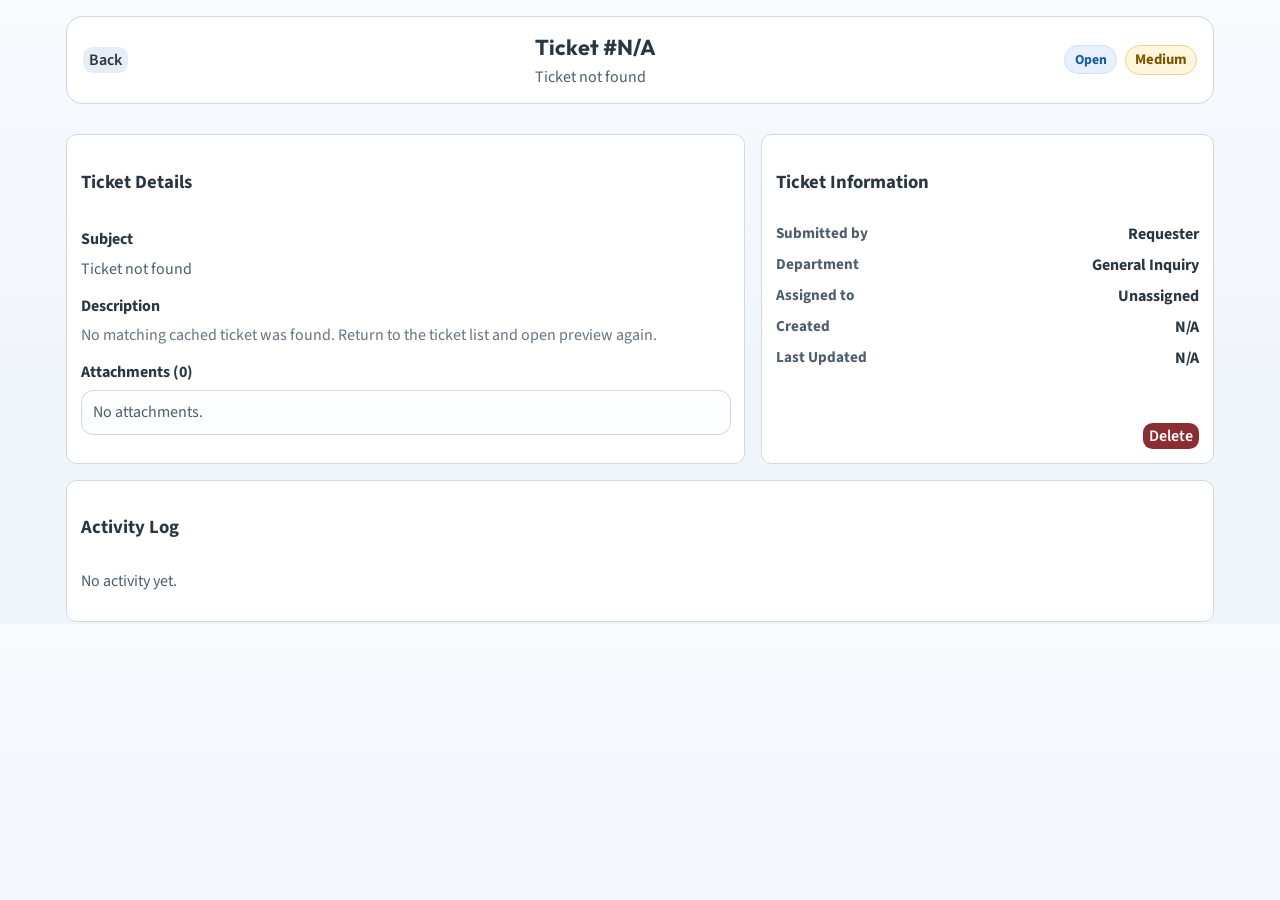
<file: frontend/ticket-detail.html>
<!doctype html>
<html lang="en">
  <head>
    <meta charset="UTF-8" />
    <meta name="viewport" content="width=device-width, initial-scale=1.0" />
    <title>Ticket Details</title>
    <link rel="preconnect" href="https://fonts.googleapis.com" />
    <link rel="preconnect" href="https://fonts.gstatic.com" crossorigin />
    <link
      href="https://fonts.googleapis.com/css2?family=Outfit:wght@400;600;700;800&family=Source+Sans+3:wght@400;500;600;700&display=swap"
      rel="stylesheet"
    />
    <link rel="stylesheet" href="./branding.css" />
    <link rel="stylesheet" href="./ticket-view-shared.css" />
    <link rel="stylesheet" href="./style.css" />
    <script src="./branding.js" defer></script>
  </head>
  <body>
    <main class="ticket-page">
      <header class="ticket-page-head">
        <button type="button" id="btnBackToList" class="ghost">Back</button>
        <div class="ticket-page-title-wrap">
          <h1 id="pageTicketTitle">Ticket #N/A</h1>
          <p class="muted" id="pageTicketSubject">Ticket subject</p>
        </div>
        <div class="ticket-page-badges">
          <span class="badge" id="pageStatusBadge">Open</span>
          <span class="detail-priority-pill" id="pagePriorityBadge">Medium</span>
        </div>
      </header>

      <section class="ticket-page-grid">
        <article class="detail-block">
          <h3>Ticket Details</h3>
          <div class="ticket-section">
            <h4>Subject</h4>
            <p id="pageSubject" class="muted"></p>
          </div>
          <div class="ticket-section">
            <h4>Description</h4>
            <p id="pageDescription" class="detail-description muted"></p>
          </div>
          <div class="ticket-section">
            <h4 id="pageAttachmentTitle">Attachments</h4>
            <ul id="pageAttachments" class="attachment-list"></ul>
          </div>
        </article>

        <aside class="detail-block">
          <h3>Ticket Information</h3>
          <div class="info-row">
            <span class="info-key">Submitted by</span>
            <span class="info-val" id="pageSubmittedBy">-</span>
          </div>
          <div class="info-row">
            <span class="info-key">Department</span>
            <span class="info-val" id="pageDepartment">-</span>
          </div>
          <div class="info-row">
            <span class="info-key">Assigned to</span>
            <span class="info-val" id="pageAssignedTo">-</span>
          </div>
          <div class="info-row">
            <span class="info-key">Created</span>
            <span class="info-val" id="pageCreatedAt">-</span>
          </div>
          <div class="info-row">
            <span class="info-key">Last Updated</span>
            <span class="info-val" id="pageUpdatedAt">-</span>
          </div>
            <button type="button" id="btnDeleteTicket" class="destructive">Delete</button>
        </aside>
      </section>

      <section class="detail-block">
        <h3>Activity Log</h3>
        <ul id="pageTimeline" class="timeline-list activity-log"></ul>
      </section>
    </main>
    <script src="./ticket-view-shared.js" defer></script>
    <script src="./ticket-detail.js" defer></script>
    <script src="./config.js"></script>
  </body>
  </html>
</file>
<file: frontend/branding.css>
:root {
  --brand-icon-box-size: 2.75rem;
  --brand-icon-radius: 0.95rem;
  --brand-icon-padding-inline: 0.34rem;
  --brand-icon-glyph-size: 1.02rem;
  --brand-icon-letter-spacing: -0.09em;
  --brand-icon-background: linear-gradient(135deg, oklch(46% 0.12 253) 0%, oklch(36% 0.11 253) 100%);
  --brand-icon-color: #ffffff;
  --brand-icon-border: 1px solid rgba(255, 255, 255, 0.18);
  --brand-icon-shadow: 0 14px 30px rgba(37, 99, 235, 0.2);
}

.brand-icon {
  width: var(--brand-icon-box-size);
  height: var(--brand-icon-box-size);
  min-width: var(--brand-icon-box-size);
  display: inline-flex;
  align-items: center;
  justify-content: center;
  padding-inline: var(--brand-icon-padding-inline);
  border-radius: var(--brand-icon-radius);
  border: var(--brand-icon-border);
  background: var(--brand-icon-background);
  box-shadow: var(--brand-icon-shadow);
  color: var(--brand-icon-color);
  font-family: "Segoe UI", "Trebuchet MS", sans-serif;
  font-size: var(--brand-icon-glyph-size);
  font-weight: 700;
  line-height: 1;
  letter-spacing: var(--brand-icon-letter-spacing);
  text-align: center;
  white-space: nowrap;
  user-select: none;
  flex-shrink: 0;
}
</file>
<file: frontend/home.css>
:root {
  --bg-primary: #ffffff;
  --bg-secondary: #f8f9fa;
  --bg-tertiary: #f0f1f3;
  --text-primary: #0a0e27;
  --text-secondary: #4a5568;
  --text-tertiary: #718096;
  --border-color: #e2e8f0;
  --primary: oklch(46% 0.12 253);
  --primary-dark: oklch(34% 0.11 253);
  --primary-light: #eff6ff;
  --success: #059669;
  --warning: #f59e0b;
  --error: #dc2626;
  --shadow-sm: 0 1px 2px 0 rgba(0, 0, 0, 0.05);
  --shadow-md: 0 4px 6px -1px rgba(0, 0, 0, 0.1), 0 2px 4px -1px rgba(0, 0, 0, 0.06);
  --shadow-lg: 0 10px 15px -3px rgba(0, 0, 0, 0.1), 0 4px 6px -2px rgba(0, 0, 0, 0.05);
  --shadow-xl: 0 20px 25px -5px rgba(0, 0, 0, 0.1), 0 10px 10px -5px rgba(0, 0, 0, 0.04);
  --section-shell-border: rgba(148, 163, 184, 0.16);
  --section-shell-shadow: 0 24px 60px rgba(15, 23, 42, 0.08);
  --spacing: 1rem;
}

* {
  margin: 0;
  padding: 0;
  box-sizing: border-box;
}

html {
  scroll-behavior: smooth;
  -webkit-font-smoothing: antialiased;
  -moz-osx-font-smoothing: grayscale;
}

body {
  font-family: "Source Sans 3", "Segoe UI", sans-serif;
  background:
    radial-gradient(circle at top left, rgba(191, 219, 254, 0.34), transparent 28%),
    linear-gradient(180deg, #f8fbff 0%, #ffffff 24%, #f7f9fc 100%);
  color: var(--text-primary);
  line-height: 1.6;
  overflow-x: hidden;
}

a {
  color: inherit;
  text-decoration: none;
}

/* Skip Link */
.skip-link {
  position: absolute;
  left: -999px;
  top: 0.75rem;
  z-index: 100;
  min-height: 44px;
  display: inline-flex;
  align-items: center;
  padding: 0.65rem 0.9rem;
  background: var(--bg-primary);
  border: 1px solid var(--border-color);
  border-radius: 6px;
  color: var(--primary);
  font-weight: 600;
}

.skip-link:focus-visible {
  left: 0.75rem;
  outline: 3px solid var(--primary);
  outline-offset: 3px;
}

/* Focus States */
a:focus-visible,
button:focus-visible {
  outline: 3px solid var(--primary);
  outline-offset: 3px;
}

button,
a {
  touch-action: manipulation;
}

/* Header */
.home-header {
  position: sticky;
  top: 0;
  z-index: 50;
  min-height: 72px;
  padding: 10px;
  display: grid;
  grid-template-columns: auto 1fr auto;
  gap: 2rem;
  align-items: center;
  border-bottom: 1px solid rgba(226, 232, 240, 0.75);
  background: rgba(255, 255, 255, 0.8);
  backdrop-filter: blur(18px);
  box-shadow: 0 12px 30px rgba(15, 23, 42, 0.05);
}

.home-brand {
  display: flex;
  align-items: center;
  gap: 0.75rem;
  min-width: 0;
  text-decoration: none;
  font-weight: 600;
}

.home-logo {
  --brand-icon-box-size: 2.85rem;
  --brand-icon-radius: 1rem;
  --brand-icon-glyph-size: 1.03rem;
  --brand-icon-padding-inline: 0.32rem;
}

.brand-text strong {
  display: block;
  font-family: "Outfit", "Segoe UI", sans-serif;
  font-size: 1.02rem;
  font-weight: 700;
  letter-spacing: -0.02em;
}

.brand-text small {
  display: block;
  font-size: 0.75rem;
  color: var(--text-tertiary);
  font-weight: 600;
}

.home-nav {
  display: flex;
  gap: 2rem;
  justify-content: center;
}

.home-nav a {
  color: var(--text-secondary);
  font-weight: 500;
  font-size: 0.95rem;
  transition: color 200ms ease;
}

.home-nav a:hover {
  color: var(--primary);
}

.home-actions {
  display: flex;
  align-items: center;
  gap: 0.75rem;
  justify-content: flex-end;
}

.home-link {
  color: var(--text-secondary);
  font-weight: 500;
  font-size: 0.95rem;
  transition: color 200ms ease;
}

.home-link:hover {
  color: var(--primary);
}

/* Buttons */
.home-button {
  min-height: 40px;
  display: inline-flex;
  align-items: center;
  justify-content: center;
  padding: 0.625rem 1rem;
  border: 1px solid transparent;
  border-radius: 6px;
  font-weight: 600;
  font-size: 0.9375rem;
  cursor: pointer;
  transition: all 200ms ease;
  text-decoration: none;
}

.home-button:hover {
  transform: translateY(-2px);
}

.home-button.primary {
  background: var(--primary);
  color: #ffffff;
  border-color: var(--primary);
}

.home-button.primary:hover {
  background: var(--primary-dark);
  border-color: var(--primary-dark);
  box-shadow: var(--shadow-lg);
}

.home-button.secondary {
  background: var(--bg-secondary);
  color: var(--text-primary);
  border-color: var(--border-color);
}

.home-button.secondary:hover {
  background: var(--bg-tertiary);
  box-shadow: var(--shadow-md);
}

.home-button.large {
  min-height: 48px;
  padding: 0.75rem 1.5rem;
  font-size: 1rem;
}

/* Main Content */
.home-page main {
  max-width: 100%;
}

/* Hero Section */
.home-hero {
  max-width: 100%;
  padding: 6rem 2rem;
  display: grid;
  grid-template-columns: 1fr 1fr;
  gap: 4rem;
  align-items: center;
  background: var(--bg-primary);
}

.hero-copy {
  max-width: 600px;
}

.hero-badge {
  display: inline-block;
  padding: 0.5rem 1rem;
  border-radius: 20px;
  background: var(--primary-light);
  color: var(--primary);
  font-size: 0.8125rem;
  font-weight: 600;
  text-transform: uppercase;
  letter-spacing: 0.05em;
  margin-bottom: 1.5rem;
}

.hero-copy h1 {
  font-size: clamp(2.25rem, 5vw, 3.5rem);
  font-weight: 700;
  line-height: 1.2;
  margin-bottom: 1.5rem;
  color: var(--text-primary);
}

.hero-lede {
  font-size: 1.125rem;
  color: var(--text-secondary);
  line-height: 1.8;
  margin-bottom: 2rem;
  max-width: 550px;
}

.hero-actions {
  display: flex;
  gap: 1rem;
  margin-bottom: 2rem;
}

.hero-features {
  display: grid;
  gap: 0.75rem;
  margin-top: 2rem;
}

.feature-chip {
  display: flex;
  align-items: center;
  gap: 0.75rem;
  font-size: 0.9375rem;
  color: var(--text-secondary);
}

.chip-icon {
  display: flex;
  align-items: center;
  justify-content: center;
  width: 24px;
  height: 24px;
  border-radius: 50%;
  background: var(--primary-light);
  color: var(--primary);
  font-weight: 700;
  font-size: 0.875rem;
  flex-shrink: 0;
}

/* Dashboard Card (Hero Visual) */
.hero-visual {
  position: relative;
}

.dashboard-card {
  position: relative;
  min-height: 474px;
  background: var(--bg-primary);
  border: 1px solid var(--border-color);
  border-radius: 12px;
  overflow: hidden;
  box-shadow: var(--shadow-xl);
}

.flash-card-stack {
  position: absolute;
  inset: 0;
}

.flash-card-panel {
  position: absolute;
  inset: 0;
  display: flex;
  flex-direction: column;
  overflow: hidden;
  background: var(--bg-primary);
  transform-origin: center;
  opacity: 0;
  pointer-events: none;
  transform: translateX(42px);
  animation: dashboardCardDeck 12s infinite;
  animation-timing-function: cubic-bezier(0.22, 1, 0.36, 1);
}

.flash-card-panel:nth-child(2) {
  animation-delay: 4s;
}

.flash-card-panel:nth-child(3) {
  animation-delay: 8s;
}

@keyframes dashboardCardDeck {
  0% {
    opacity: 0;
    transform: translateX(42px);
  }

  8%,
  28% {
    opacity: 1;
    transform: translateX(0);
  }

  36% {
    opacity: 0;
    transform: translateX(-42px);
  }

  100% {
    opacity: 0;
    transform: translateX(-42px);
  }
}

.card-header {
  background: var(--bg-secondary);
  border-bottom: 1px solid var(--border-color);
  padding: 1rem;
  display: flex;
  align-items: center;
  gap: 0.75rem;
}

.dots {
  display: flex;
  gap: 0.5rem;
}

.dots span {
  width: 8px;
  height: 8px;
  border-radius: 50%;
  background: #cbd5e0;
}

.card-header h3 {
  margin-left: auto;
  font-size: 0.9375rem;
  font-weight: 600;
  color: var(--text-primary);
}

.card-body {
  flex: 1;
  padding: 1.5rem;
}

.page-summary {
  display: grid;
  grid-template-columns: 72px 1fr;
  gap: 1rem;
  background: #f8fafc;
}

.summary-sidebar {
  min-height: 354px;
  display: flex;
  flex-direction: column;
  align-items: center;
  gap: 0.85rem;
  padding: 1rem 0.6rem;
  border: 1px solid var(--border-color);
  border-radius: 10px;
  background: #ffffff;
}

.summary-brand-dot {
  width: 34px;
  height: 34px;
  border-radius: 8px;
  background: var(--primary);
  box-shadow: 0 8px 18px rgba(37, 99, 235, 0.24);
}

.summary-brand-dot.admin {
  background: var(--success);
  box-shadow: 0 8px 18px rgba(5, 150, 105, 0.22);
}

.summary-nav {
  width: 34px;
  height: 8px;
  border-radius: 999px;
  background: #dbe3ef;
}

.summary-nav.active {
  background: var(--primary);
}

.summary-nav.short {
  width: 22px;
}

.summary-content {
  min-width: 0;
  display: flex;
  flex-direction: column;
  gap: 0.85rem;
}

.summary-topbar {
  display: flex;
  justify-content: space-between;
  align-items: flex-start;
  gap: 1rem;
}

.summary-topbar strong,
.upload-preview strong,
.summary-ticket strong,
.summary-detail strong,
.admin-column strong {
  display: block;
  color: var(--text-primary);
  font-size: 0.95rem;
  line-height: 1.25;
}

.summary-kicker {
  display: block;
  color: var(--text-tertiary);
  font-size: 0.68rem;
  font-weight: 800;
  letter-spacing: 0.08em;
  line-height: 1.3;
  text-transform: uppercase;
}

.summary-action {
  flex-shrink: 0;
  padding: 0.35rem 0.6rem;
  border-radius: 6px;
  background: var(--primary);
  color: #ffffff;
  font-size: 0.72rem;
  font-weight: 700;
  line-height: 1.2;
}

.summary-metrics {
  display: grid;
  grid-template-columns: repeat(3, 1fr);
  gap: 0.65rem;
}

.summary-metrics span {
  min-width: 0;
  padding: 0.65rem;
  border: 1px solid var(--border-color);
  border-radius: 8px;
  background: #ffffff;
  color: var(--text-tertiary);
  font-size: 0.72rem;
  font-weight: 700;
  line-height: 1.25;
}

.summary-metrics b {
  display: block;
  color: var(--text-primary);
  font-size: 1.25rem;
  line-height: 1.1;
}

.summary-track-form {
  display: grid;
  grid-template-columns: minmax(0, 1fr) auto;
  gap: 0.6rem;
}

.summary-track-form span,
.summary-track-form strong {
  min-height: 38px;
  display: flex;
  align-items: center;
  border-radius: 8px;
  font-size: 0.75rem;
  font-weight: 700;
  line-height: 1.2;
}

.summary-track-form span {
  padding: 0 0.75rem;
  border: 1px solid var(--border-color);
  background: #ffffff;
  color: var(--text-tertiary);
}

.summary-track-form strong {
  justify-content: center;
  padding: 0 0.8rem;
  background: var(--primary);
  color: #ffffff;
}

.summary-visual-grid {
  display: grid;
  grid-template-columns: 0.85fr 1.15fr;
  gap: 0.75rem;
}

.visual-widget {
  min-height: 90px;
  border: 1px solid var(--border-color);
  border-radius: 10px;
  background: #ffffff;
}

.status-ring {
  display: grid;
  place-items: center;
}

.status-ring span {
  width: 58px;
  height: 58px;
  border-radius: 50%;
  background:
    radial-gradient(circle, #ffffff 43%, transparent 45%),
    conic-gradient(var(--primary) 0 58%, #f59e0b 58% 78%, #e5e7eb 78% 100%);
  box-shadow: inset 0 0 0 1px rgba(0, 0, 0, 0.04);
}

.activity-bars {
  display: flex;
  align-items: end;
  gap: 0.42rem;
  padding: 0.85rem;
}

.activity-bars span {
  flex: 1;
  min-height: 20px;
  border-radius: 999px 999px 3px 3px;
  background: linear-gradient(180deg, #3b82f6 0%, #bfdbfe 100%);
}

.summary-filter-row {
  display: grid;
  grid-template-columns: 1.4fr 1fr;
  gap: 0.65rem;
}

.summary-search,
.summary-select {
  padding: 0.62rem 0.7rem;
  border: 1px solid var(--border-color);
  border-radius: 8px;
  background: #ffffff;
  color: var(--text-tertiary);
  font-size: 0.75rem;
  font-weight: 600;
}

.summary-tabs {
  display: flex;
  gap: 0.5rem;
}

.summary-tabs span {
  padding: 0.35rem 0.65rem;
  border: 1px solid var(--border-color);
  border-radius: 999px;
  background: #ffffff;
  color: var(--text-secondary);
  font-size: 0.72rem;
  font-weight: 700;
}

.summary-tabs .active {
  border-color: #bfdbfe;
  background: var(--primary-light);
  color: var(--primary);
}

.summary-split {
  display: grid;
  grid-template-columns: minmax(0, 1.1fr) minmax(150px, 0.9fr);
  gap: 0.75rem;
}

.summary-list {
  display: grid;
  gap: 0.65rem;
}

.summary-ticket,
.summary-detail,
.upload-preview,
.admin-column {
  padding: 0.75rem;
  border: 1px solid var(--border-color);
  border-radius: 8px;
  background: #ffffff;
}

.summary-ticket.active {
  border-color: #bfdbfe;
  background: #eff6ff;
}

.ticket-code,
.detail-pill,
.admin-column span {
  display: block;
  color: var(--primary);
  font-size: 0.68rem;
  font-weight: 800;
  letter-spacing: 0.06em;
  line-height: 1.3;
  text-transform: uppercase;
}

.summary-ticket small,
.summary-detail p,
.upload-preview p,
.admin-column small,
.summary-submit-row span,
.admin-footer-preview span {
  color: var(--text-secondary);
  font-size: 0.72rem;
  line-height: 1.35;
}

.detail-pill {
  width: max-content;
  margin-bottom: 0.6rem;
  padding: 0.25rem 0.5rem;
  border-radius: 999px;
  background: #fef3c7;
  color: #92400e;
}

.detail-progress {
  height: 8px;
  margin: 0.7rem 0 0.55rem;
  overflow: hidden;
  border-radius: 999px;
  background: #e5e7eb;
}

.detail-progress span {
  display: block;
  width: 68%;
  height: 100%;
  border-radius: inherit;
  background: linear-gradient(90deg, var(--primary), #38bdf8);
}

.detail-meta-preview {
  display: grid;
  gap: 0.38rem;
}

.detail-meta-preview span {
  padding: 0.38rem 0.5rem;
  border-radius: 6px;
  background: #f8fafc;
  color: var(--text-secondary);
  font-size: 0.7rem;
  font-weight: 700;
  line-height: 1.2;
}

.form-preview-grid {
  display: grid;
  grid-template-columns: repeat(2, minmax(0, 1fr));
  gap: 0.7rem;
}

.form-field {
  min-height: 48px;
  position: relative;
  display: flex;
  align-items: center;
  justify-content: space-between;
  gap: 0.65rem;
  padding: 0.72rem;
  border: 1px solid var(--border-color);
  border-radius: 8px;
  background: #ffffff;
  color: var(--text-tertiary);
  font-size: 0.76rem;
  font-weight: 700;
}

.form-field b {
  min-width: 54px;
  padding: 0.2rem 0.4rem;
  border-radius: 999px;
  background: var(--primary-light);
  color: var(--primary);
  font-size: 0.68rem;
  text-align: center;
}

.form-field.wide,
.form-field.textarea {
  grid-column: 1 / -1;
}

.form-field.has-line::after,
.form-field.has-lines::before,
.form-field.has-lines::after {
  content: "";
  position: absolute;
  left: 5.6rem;
  right: 0.75rem;
  height: 8px;
  border-radius: 999px;
  background: #dbe3ef;
}

.form-field.has-line::after {
  top: 50%;
  transform: translateY(-50%);
}

.form-field.has-lines::before {
  top: 2.6rem;
}

.form-field.has-lines::after {
  top: 4rem;
  right: 4rem;
}

.form-field.textarea {
  min-height: 86px;
  align-items: flex-start;
}

.upload-preview {
  display: flex;
  align-items: center;
  gap: 0.75rem;
  background: #fffbeb;
  border-color: #fef3c7;
}

.upload-icon {
  width: 34px;
  height: 34px;
  flex-shrink: 0;
  border-radius: 8px;
  background:
    linear-gradient(#f59e0b, #f59e0b) center 10px / 15px 2px no-repeat,
    linear-gradient(#f59e0b, #f59e0b) center 16px / 20px 2px no-repeat,
    #ffffff;
}

.summary-submit-row {
  display: flex;
  justify-content: space-between;
  align-items: center;
  gap: 1rem;
}

.summary-submit-row strong {
  flex-shrink: 0;
  padding: 0.55rem 0.8rem;
  border-radius: 7px;
  background: var(--primary);
  color: #ffffff;
  font-size: 0.78rem;
}

.summary-metrics.admin span {
  border-color: #bbf7d0;
  background: #f0fdf4;
}

.admin-visuals .status-ring span {
  background:
    radial-gradient(circle, #ffffff 43%, transparent 45%),
    conic-gradient(var(--success) 0 52%, #f59e0b 52% 74%, #e5e7eb 74% 100%);
}

.admin-visuals .activity-bars span {
  background: linear-gradient(180deg, var(--success) 0%, #bbf7d0 100%);
}

.admin-chart-row {
  display: grid;
  gap: 0.52rem;
  padding: 0.8rem;
  border: 1px solid #bbf7d0;
  border-radius: 10px;
  background: #ffffff;
}

.admin-chart-row span {
  height: 9px;
  border-radius: 999px;
  background: linear-gradient(90deg, var(--success), #86efac);
}

.admin-board {
  display: grid;
  grid-template-columns: repeat(3, 1fr);
  gap: 0.7rem;
}

.admin-column {
  min-height: 118px;
}

.admin-footer-preview {
  display: grid;
  grid-template-columns: repeat(3, 1fr);
  gap: 0.6rem;
}

.admin-footer-preview span {
  padding: 0.55rem;
  border-radius: 8px;
  background: #ffffff;
  border: 1px solid var(--border-color);
  font-weight: 700;
  text-align: center;
}

@media (prefers-reduced-motion: reduce) {
  .flash-card-panel {
    animation: none;
    opacity: 0;
    transform: none;
  }

  .flash-card-panel:first-child {
    opacity: 1;
  }
}

.stats-grid {
  display: grid;
  grid-template-columns: repeat(3, 1fr);
  gap: 1rem;
  margin-bottom: 1.5rem;
}

.stat {
  background: var(--bg-secondary);
  padding: 1rem;
  border-radius: 8px;
  border: 1px solid var(--border-color);
}

.stat-label {
  display: block;
  font-size: 0.75rem;
  color: var(--text-tertiary);
  font-weight: 600;
  text-transform: uppercase;
  letter-spacing: 0.05em;
  margin-bottom: 0.5rem;
}

.stat-value {
  display: block;
  font-size: 1.75rem;
  font-weight: 700;
  color: var(--text-primary);
}

.ticket-list {
  display: flex;
  flex-direction: column;
  gap: 0.75rem;
}

.ticket-item {
  display: flex;
  justify-content: space-between;
  align-items: center;
  padding: 1rem;
  border: 1px solid var(--border-color);
  border-radius: 8px;
  background: var(--bg-secondary);
  transition: all 200ms ease;
}

.ticket-item.high-priority {
  border-color: #fee2e2;
  background: #fef2f2;
}

.ticket-item.medium-priority {
  border-color: #fef3c7;
  background: #fffbeb;
}

.ticket-info {
  display: flex;
  flex-direction: column;
  gap: 0.25rem;
  min-width: 0;
}

.ticket-id {
  font-size: 0.8125rem;
  font-weight: 700;
  color: var(--primary);
}

.ticket-title {
  font-size: 0.9375rem;
  font-weight: 500;
  color: var(--text-secondary);
  overflow: hidden;
  text-overflow: ellipsis;
  white-space: nowrap;
}

.priority-badge {
  font-size: 0.75rem;
  font-weight: 700;
  padding: 0.25rem 0.625rem;
  border-radius: 4px;
  background: #e5e7eb;
  color: var(--text-primary);
  white-space: nowrap;
  flex-shrink: 0;
}

.priority-badge.high {
  background: #fecaca;
  color: #991b1b;
}

.priority-badge.medium {
  background: #fcd34d;
  color: #92400e;
}

/* Section Headers */
.section-header {
  position: relative;
  z-index: 1;
  text-align: center;
  margin-bottom: 3.5rem;
}

.section-kicker {
  display: inline-flex;
  align-items: center;
  justify-content: center;
  margin-bottom: 1.15rem;
  padding: 0.5rem 1.1rem;
  border-radius: 999px;
  border: 1px solid rgba(96, 165, 250, 0.22);
  background:
    linear-gradient(135deg, rgba(255, 255, 255, 0.95) 0%, rgba(239, 246, 255, 0.9) 100%);
  color: var(--primary);
  font-size: 0.78rem;
  font-weight: 800;
  letter-spacing: 0.1em;
  text-transform: uppercase;
  box-shadow:
    0 4px 12px rgba(59, 130, 246, 0.08),
    inset 0 1px 0 rgba(255, 255, 255, 0.9);
}

.section-header h2 {
  font-family: "Outfit", "Segoe UI", sans-serif;
  font-size: clamp(2.1rem, 3.5vw, 3rem);
  font-weight: 700;
  line-height: 1.15;
  letter-spacing: -0.025em;
  margin-bottom: 1.05rem;
  color: var(--text-primary);
}

.section-header p {
  font-size: 1.1rem;
  line-height: 1.65;
  color: var(--text-secondary);
  max-width: 44rem;
  margin: 0 auto;
}

/* Features Section */

.section-shell {
  position: relative;
  margin: 0 auto;
  padding: clamp(2.5rem, 4vw, 4rem);
  overflow: hidden;
  background:radial-gradient(circle at top right, rgba(219, 234, 254, 0.72), 
  transparent 30%), 
  linear-gradient(180deg, #f9fbff 0%, #ffffff 100%);
;
}

.section-shell::before {
  content: "";
  position: absolute;
  inset: 0 auto auto 0;
  width: 20rem;
  height: 20rem;
  border-radius: 50%;
  background: radial-gradient(circle, rgba(191, 219, 254, 0.28) 0%, transparent 68%);
  pointer-events: none;
  z-index: 0;
}

.section-shell::after {
  content: "";
  position: absolute;
  inset: auto 0 0 auto;
  width: 15rem;
  height: 15rem;
  border-radius: 50%;
  background: radial-gradient(circle, rgba(147, 197, 253, 0.18) 0%, transparent 65%);
  pointer-events: none;
  z-index: 0;
}

.section-shell-bright {
  background:
    linear-gradient(0deg, rgba(211, 232, 255, 0.96) 0%,
     rgba(248, 250, 252, 0.98) 100%);
}

.section-shell-dark {
  border-color: rgba(96, 165, 250, 0.12);
  background:
    radial-gradient(circle at top left, rgba(59, 130, 246, 0.18), transparent 24%),
    linear-gradient(135deg, #0f172a 0%, #14213d 54%, #1e3a5f 100%);
}

.section-shell-dark::before {
  background: radial-gradient(circle, rgba(125, 211, 252, 0.18) 0%, transparent 68%);
}

.section-shell-dark .section-kicker {
  border-color: rgba(191, 219, 254, 0.18);
  background: rgba(15, 23, 42, 0.28);
  color: #bfdbfe;
}

.section-shell-dark .section-header h2,
.section-shell-dark .section-header p,
.section-shell-dark .benefit-item h3,
.section-shell-dark .benefit-item p {
  color: #eff6ff;
}

.features-grid {
  position: relative;
  z-index: 1;
  display: grid;
  grid-template-columns: repeat(3, minmax(0, 1fr));
  gap: 1.5rem;
}

.feature-card {
  position: relative;
  min-height: 100%;
  padding: 2rem 1.85rem;
  border-radius: 1.25rem;
  border: 1px solid rgba(203, 213, 225, 0.5);
  background:
    linear-gradient(180deg, rgba(255, 255, 255, 0.98) 0%, rgba(248, 250, 252, 0.96) 100%);
  transition: all 280ms cubic-bezier(0.4, 0, 0.2, 1);
  overflow: hidden;
}

.feature-card::before {
  content: "";
  position: absolute;
  inset: 0;
  border-radius: inherit;
  padding: 1px;
  background: linear-gradient(135deg, rgba(96, 165, 250, 0.24), transparent 50%);
  -webkit-mask: linear-gradient(#fff 0 0) content-box, linear-gradient(#fff 0 0);
  -webkit-mask-composite: xor;
  mask-composite: exclude;
  opacity: 0;
  transition: opacity 280ms ease;
}

.feature-card:hover::before {
  opacity: 1;
}

.feature-card:hover {
  transform: translateY(-8px);
  border-color: rgba(96, 165, 250, 0.42);
  box-shadow:
    0 24px 48px rgba(15, 23, 42, 0.12),
    0 0 0 1px rgba(59, 130, 246, 0.08);
}

.feature-card-top {
  display: flex;
  align-items: flex-start;
  justify-content: space-between;
  gap: 1rem;
  margin-bottom: 1.5rem;
}

.feature-icon {
  min-width: 3.8rem;
  min-height: 3.8rem;
  display: inline-flex;
  align-items: center;
  justify-content: center;
  padding: 0.5rem;
  border-radius: 1rem;
  background: linear-gradient(135deg, rgba(219, 234, 254, 0.95) 0%, rgba(191, 219, 254, 0.75) 100%);
  color: var(--primary);
  font-size: 0.78rem;
  font-weight: 800;
  letter-spacing: 0.06em;
  text-transform: uppercase;
  box-shadow:
    0 8px 16px rgba(59, 130, 246, 0.12),
    inset 0 1px 0 rgba(255, 255, 255, 0.8);
  transition: all 280ms ease;
}

.feature-card:hover .feature-icon {
  transform: scale(1.08);
  box-shadow:
    0 12px 24px rgba(59, 130, 246, 0.18),
    inset 0 1px 0 rgba(255, 255, 255, 0.9);
}

.feature-meta {
  color: var(--text-tertiary);
  font-size: 0.78rem;
  font-weight: 700;
  letter-spacing: 0.04em;
  text-transform: uppercase;
  padding-top: 0.3rem;
}

.feature-card h3 {
  font-family: "Outfit", "Segoe UI", sans-serif;
  font-size: 1.32rem;
  font-weight: 700;
  margin-bottom: 0.95rem;
  line-height: 1.22;
  color: var(--text-primary);
  letter-spacing: -0.01em;
}

.feature-card p {
  color: var(--text-secondary);
  line-height: 1.75;
  font-size: 0.98rem;
}

/* Workflow Section */

.workflow-grid {
  position: relative;
  z-index: 1;
  display: grid;
  grid-template-columns: repeat(4, 1fr);
  gap: 1.5rem;
}

.workflow-grid::before {
  content: "";
  position: absolute;
  top: 2.8rem;
  left: 12%;
  right: 12%;
  height: 2px;
  background: linear-gradient(90deg,
    transparent 0%,
    rgba(59, 130, 246, 0.12) 8%,
    rgba(96, 165, 250, 0.35) 25%,
    rgba(96, 165, 250, 0.35) 50%,
    rgba(96, 165, 250, 0.35) 75%,
    rgba(59, 130, 246, 0.12) 92%,
    transparent 100%
  );
  pointer-events: none;
  z-index: -1;
}

.workflow-grid::after {
  content: "";
  position: absolute;
  top: 2.8rem;
  left: 12%;
  right: 12%;
  height: 2px;
  background: linear-gradient(90deg,
    transparent 0%,
    rgba(96, 165, 250, 0.45) 25%,
    transparent 26%,
    transparent 49%,
    rgba(96, 165, 250, 0.45) 50%,
    transparent 51%,
    transparent 74%,
    rgba(96, 165, 250, 0.45) 75%,
    transparent 76%
  );
  pointer-events: none;
  z-index: -1;
}

.workflow-step {
  position: relative;
  text-align: left;
  padding: 2rem 1.65rem;
  border: 1px solid rgba(191, 219, 254, 0.58);
  border-radius: 1.25rem;
  background: rgba(255, 255, 255, 0.96);
  transition: all 280ms cubic-bezier(0.4, 0, 0.2, 1);
  overflow: hidden;
}

.workflow-step::before {
  content: "";
  position: absolute;
  inset: -1px;
  border-radius: inherit;
  background: linear-gradient(135deg, rgba(59, 130, 246, 0.28), transparent 60%);
  opacity: 0;
  transition: opacity 280ms ease;
  z-index: -1;
}

.workflow-step:hover::before {
  opacity: 1;
}

.workflow-step::after {
  content: "";
  position: absolute;
  top: 0;
  right: 0;
  width: 60px;
  height: 60px;
  background: radial-gradient(circle at top right, rgba(191, 219, 254, 0.24), transparent 65%);
  pointer-events: none;
  transition: transform 280ms ease;
}

.workflow-step:hover::after {
  transform: scale(1.5);
}

.workflow-step:hover {
  transform: translateY(-6px);
  border-color: rgba(96, 165, 250, 0.58);
  box-shadow:
    0 20px 40px rgba(15, 23, 42, 0.1),
    0 0 0 1px rgba(59, 130, 246, 0.08);
}

.workflow-step-top {
  display: flex;
  flex-direction: column;
  align-items: flex-start;
  gap: 0.85rem;
  margin-bottom: 1.25rem;
}

.step-number {
  display: flex;
  align-items: center;
  justify-content: center;
  width: 56px;
  height: 56px;
  margin: 0;
  border-radius: 1.1rem;
  background:
    linear-gradient(135deg, rgba(239, 246, 255, 1) 0%, rgba(219, 234, 254, 0.95) 100%);
  color: var(--primary);
  font-weight: 800;
  font-size: 1.35rem;
  box-shadow:
    0 8px 16px rgba(59, 130, 246, 0.14),
    inset 0 1px 0 rgba(255, 255, 255, 0.9),
    inset 0 0 0 1px rgba(96, 165, 250, 0.28);
  transition: all 280ms ease;
  position: relative;
  z-index: 1;
}

.workflow-step:hover .step-number {
  transform: scale(1.1);
  box-shadow:
    0 12px 24px rgba(59, 130, 246, 0.22),
    inset 0 1px 0 rgba(255, 255, 255, 1),
    inset 0 0 0 1px rgba(96, 165, 250, 0.38);
}

.step-kicker {
  color: var(--primary);
  font-size: 0.74rem;
  font-weight: 800;
  letter-spacing: 0.1em;
  text-transform: uppercase;
}

.workflow-step h3 {
  font-family: "Outfit", "Segoe UI", sans-serif;
  font-size: 1.3rem;
  font-weight: 700;
  margin-bottom: 0.85rem;
  color: var(--text-primary);
  letter-spacing: -0.01em;
}

.workflow-step p {
  color: var(--text-secondary);
  line-height: 1.72;
  font-size: 0.96rem;
}

/* Benefits Section */

.benefits-grid {
  position: relative;
  z-index: 1;
  display: grid;
  grid-template-columns: repeat(2, minmax(0, 1fr));
  gap: 1.5rem;
}

.benefits-header {
  margin-bottom: 3.2rem;
}

.benefit-item {
  position: relative;
  padding: 2.2rem 2rem;
  background: rgba(15, 23, 42, 0.32);
  border-radius: 1.35rem;
  border: 1px solid rgba(191, 219, 254, 0.16);
  backdrop-filter: blur(8px);
  transition: all 280ms cubic-bezier(0.4, 0, 0.2, 1);
  overflow: hidden;
}

.benefit-item::before {
  content: "";
  position: absolute;
  top: 0;
  left: 0;
  right: 0;
  height: 4px;
  background: linear-gradient(90deg, rgba(96, 165, 250, 0.55), rgba(147, 197, 253, 0.45));
  opacity: 0;
  transition: opacity 280ms ease;
}

.benefit-item:hover::before {
  opacity: 1;
}

.benefit-item::after {
  content: "";
  position: absolute;
  inset: 0;
  background:
    radial-gradient(circle at top right, rgba(96, 165, 250, 0.12), transparent 50%),
    radial-gradient(circle at bottom left, rgba(125, 211, 252, 0.08), transparent 45%);
  opacity: 0;
  transition: opacity 280ms ease;
  z-index: 0;
}

.benefit-item:hover::after {
  opacity: 1;
}

.benefit-item:hover {
  transform: translateY(-6px);
  border-color: rgba(147, 197, 253, 0.38);
  background: rgba(15, 23, 42, 0.42);
  box-shadow:
    0 24px 48px rgba(0, 0, 0, 0.28),
    0 0 0 1px rgba(96, 165, 250, 0.18);
}

.benefit-marker {
  position: relative;
  z-index: 1;
  display: inline-flex;
  align-items: center;
  justify-content: center;
  min-width: 3.8rem;
  margin-bottom: 1.25rem;
  padding: 0.5rem 0.95rem;
  border-radius: 999px;
  background:
    linear-gradient(135deg, rgba(219, 234, 254, 0.2) 0%, rgba(191, 219, 254, 0.15) 100%);
  color: #dbeafe;
  font-size: 0.88rem;
  font-weight: 800;
  letter-spacing: 0.06em;
  box-shadow:
    0 0 0 1px rgba(191, 219, 254, 0.2),
    0 4px 12px rgba(59, 130, 246, 0.18);
  transition: all 280ms ease;
}

.benefit-item:hover .benefit-marker {
  transform: scale(1.08);
  background: linear-gradient(135deg, rgba(219, 234, 254, 0.28) 0%, rgba(191, 219, 254, 0.22) 100%);
  box-shadow:
    0 0 0 1px rgba(191, 219, 254, 0.32),
    0 6px 16px rgba(59, 130, 246, 0.28);
}

.benefit-item h3 {
  position: relative;
  z-index: 1;
  font-family: "Outfit", "Segoe UI", sans-serif;
  font-size: 1.35rem;
  font-weight: 700;
  margin-bottom: 0.95rem;
  letter-spacing: -0.01em;
  color: #ffffff;
}

.benefit-item p {
  position: relative;
  z-index: 1;
  line-height: 1.72;
  font-size: 0.98rem;
  color: rgba(239, 246, 255, 0.88);
}

/* CTA Section */
.cta-section {
  padding: 5rem 2rem;
  background: linear-gradient(135deg, var(--primary) 0%, #1e40af 100%);
  text-align: center;
  color: white;
}

.cta-content h2 {
  font-size: clamp(1.875rem, 3vw, 2.5rem);
  font-weight: 700;
  line-height: 1.3;
  margin-bottom: 1rem;
}

.cta-content p {
  font-size: 1.0625rem;
  opacity: 0.95;
  max-width: 600px;
  margin: 0 auto 2rem;
}

.cta-actions {
  display: flex;
  gap: 1rem;
  justify-content: center;
  flex-wrap: wrap;
}

.cta-actions .home-button {
  border-color: white;
}

.cta-actions .home-button.primary {
  background: white;
  color: var(--primary);
  border-color: white;
}

.cta-actions .home-button.primary:hover {
  background: var(--primary-light);
  border-color: white;
}

.cta-actions .home-button.secondary {
  background: transparent;
  color: white;
  border-color: white;
}

.cta-actions .home-button.secondary:hover {
  background: rgba(255, 255, 255, 0.1);
  border-color: white;
}

/* Footer */
.home-footer {
  background: var(--text-primary);
  color: white;
  padding: 3rem 2rem 1.5rem;
  border-top: 1px solid rgba(255, 255, 255, 0.1);
}

.footer-content {
  display: grid;
  grid-template-columns: 1fr auto;
  gap: 4rem;
  max-width: 1200px;
  margin: 0 auto 2rem;
  padding-bottom: 2rem;
  border-bottom: 1px solid rgba(255, 255, 255, 0.1);
}

.footer-brand strong {
  display: block;
  font-size: 1.125rem;
  font-weight: 700;
  margin-bottom: 0.5rem;
}

.footer-brand p {
  opacity: 0.8;
  font-size: 0.9375rem;
}

.footer-links {
  display: flex;
  gap: 2rem;
}

.footer-links a {
  color: rgba(255, 255, 255, 0.8);
  font-weight: 500;
  transition: color 200ms ease;
}

.footer-links a:hover {
  color: white;
}

.footer-bottom {
  max-width: 1200px;
  margin: 0 auto;
  text-align: center;
  opacity: 0.6;
  font-size: 0.875rem;
}

/* Responsive Design */
@media (max-width: 1024px) {
  .home-header {
    gap: 1rem;
    padding-inline: 1.25rem;
  }

  .home-nav {
    gap: 1.5rem;
  }

  .home-hero {
    grid-template-columns: 1fr;
    gap: 3rem;
    padding: 4rem 2rem;
  }

  .hero-actions {
    flex-wrap: wrap;
  }

  .features-grid {
    grid-template-columns: repeat(2, minmax(0, 1fr));
    gap: 1.25rem;
  }

  .benefits-grid {
    grid-template-columns: repeat(2, 1fr);
    gap: 1.25rem;
  }

  .workflow-grid {
    grid-template-columns: repeat(2, 1fr);
    gap: 1rem;
  }

  .workflow-grid::before,
  .workflow-grid::after {
    top: 3.2rem;
    left: 10%;
    right: 10%;
  }

  .footer-content {
    grid-template-columns: 1fr;
    gap: 2rem;
  }
}

@media (max-width: 768px) {
  .home-header {
    grid-template-columns: auto 1fr;
    gap: 0.75rem;
    height: auto;
    padding: 0.75rem;
  }

  .home-nav {
    display: none;
  }

  .section-shell,
  .section-shell-dark,
  .section-shell-bright {
    padding: 1.5rem;
    border-radius: 1.5rem;
  }

  .hero-actions {
    flex-direction: column;
    width: 100%;
  }

  .hero-actions .home-button {
    width: 100%;
  }

  .hero-visual {
    margin-top: 2rem;
  }

  .features-grid,
  .benefits-grid {
    grid-template-columns: 1fr;
  }

  .workflow-grid {
    grid-template-columns: repeat(2, 1fr);
    gap: 1rem;
  }

  .workflow-grid::before,
  .workflow-grid::after {
    display: none;
  }

  .stats-grid {
    grid-template-columns: repeat(2, 1fr);
  }

  .dashboard-card {
    min-height: 560px;
  }

  .page-summary {
    grid-template-columns: 56px 1fr;
  }

  .summary-sidebar {
    min-height: 440px;
  }

  .summary-split,
  .admin-board {
    grid-template-columns: 1fr;
  }

  .admin-column {
    min-height: auto;
  }

  .cta-actions {
    flex-direction: column;
  }

  .cta-actions .home-button {
    width: 100%;
  }

  .footer-links {
    flex-direction: column;
    gap: 1rem;
  }
}

@media (max-width: 480px) {
  .home-header {
    height: auto;
    padding: 0.75rem;
  }

  .home-logo {
    --brand-icon-box-size: 2.55rem;
    --brand-icon-glyph-size: 0.94rem;
  }

  .home-actions .home-button {
    min-height: 40px;
    padding: 0.5rem 0.75rem;
    font-size: 0.875rem;
  }

  .hero-copy h1 {
    font-size: 1.75rem;
  }

  .hero-lede {
    font-size: 1rem;
  }

  .feature-card,
  .benefit-item,
  .workflow-step {
    padding: 1.5rem;
  }

  .stats-grid {
    grid-template-columns: 1fr;
  }

  .dashboard-card {
    min-height: 650px;
  }

  .page-summary {
    grid-template-columns: 1fr;
    padding: 1rem;
  }

  .summary-sidebar {
    display: none;
  }

  .summary-metrics,
  .summary-filter-row,
  .form-preview-grid,
  .admin-footer-preview {
    grid-template-columns: 1fr;
  }

  .summary-topbar,
  .summary-submit-row {
    flex-direction: column;
    align-items: stretch;
  }

  .cta-section {
    padding: 3rem 1rem;
  }


}

/* Reduced Motion */
@media (prefers-reduced-motion: reduce) {
  * {
    animation-duration: 0.01ms !important;
    animation-iteration-count: 1 !important;
    transition-duration: 0.01ms !important;
    scroll-behavior: auto !important;
  }
}

.home-footer strong,
.home-footer span {
  display: block;
}

.home-footer strong {
  font-weight: 600;
  margin-bottom: 0.25rem;
}

.footer-links {
  gap: 1.5rem;
  flex-wrap: wrap;
}

@media (max-width: 980px) {
  .home-header {
    grid-template-columns: 1fr auto;
  }

  .home-nav {
    display: none;
  }

  .home-hero,
  .operations-panel {
    grid-template-columns: 1fr;
  }

  .home-hero {
    min-height: auto;
  }

  h1 {
    max-width: 13ch;
  }

  .feature-grid {
    grid-template-columns: repeat(2, minmax(0, 1fr));
  }

  .trust-rail,
  .queue-board {
    grid-template-columns: 1fr;
  }

  .trust-rail div {
    border-right: 0;
    border-bottom: 1px solid var(--home-line);
  }

  .trust-rail div:last-child {
    border-bottom: 0;
  }
}

@media (max-width: 680px) {
  .home-header {
    position: static;
    grid-template-columns: 1fr;
  }

  .home-actions {
    justify-content: stretch;
  }

  .home-actions a {
    flex: 1;
  }

  .product-status-bar,
  .product-layout,
  .workflow-steps,
  .feature-grid {
    grid-template-columns: 1fr;
  }

  .product-status-bar span {
    border-right: 0;
    border-bottom: 1px solid var(--home-line);
  }

  .product-status-bar span:last-child {
    border-bottom: 0;
  }

  .product-sidebar {
    display: none;
  }

  .metric-row {
    grid-template-columns: 1fr;
  }

  .ticket-preview {
    align-items: flex-start;
    flex-direction: column;
  }

  .home-footer {
    align-items: flex-start;
    flex-direction: column;
  }
}

@media (prefers-reduced-motion: reduce) {
  *,
  *::before,
  *::after {
    scroll-behavior: auto !important;
    transition-duration: 0.01ms !important;
  }
}
</file>
<file: frontend/style.css>
:root {
  --bg: oklch(96.8% 0.008 248);
  --panel: oklch(99% 0.004 248);
  --panel-raised: oklch(100% 0.003 248);
  --text-strong: oklch(25% 0.025 248);
  --text: oklch(33% 0.027 248);
  --text-muted: oklch(47% 0.032 248);
  --text-soft: oklch(55% 0.03 248);
  --muted: oklch(55% 0.03 248);
  --line: oklch(88% 0.018 248);
  --primary: oklch(46% 0.12 253);
  --primary-hover: oklch(42% 0.13 253);
  --primary-strong: oklch(35% 0.12 253);
  --primary-soft: oklch(95% 0.025 253);
  --surface-hover: oklch(96% 0.012 248);
  --surface-active: oklch(93.5% 0.018 248);
  --danger: oklch(44% 0.13 20);
  --ok: oklch(45% 0.11 155);
  --warning: oklch(48% 0.105 80);
  --shadow-sm: 0 1px 2px rgba(23, 35, 54, 0.06);
  --shadow-md: 0 12px 30px rgba(23, 35, 54, 0.08);
}

* {
  box-sizing: border-box;
}

html {
  -webkit-tap-highlight-color: rgba(11, 99, 201, 0.16);
}

body {
  margin: 0;
  font-family: "Source Sans 3", sans-serif;
  color: var(--text);
  line-height: 1.5;
  background: linear-gradient(180deg, oklch(98.5% 0.006 248), var(--bg) 380px);
}

button,
a,
input,
select,
textarea {
  touch-action: manipulation;
}

h2[id],
h3[id],
h4[id] {
  scroll-margin-top: 1rem;
}

h1,
h2,
h3,
h4 {
  text-wrap: balance;
}

button:focus-visible,
a:focus-visible,
input:focus-visible,
select:focus-visible,
textarea:focus-visible {
  outline: 2px solid var(--primary);
  outline-offset: 2px;
}

.skip-link {
  position: absolute;
  left: -9999px;
}

.skip-link:focus {
  left: 1rem;
  top: 1rem;
  z-index: 9;
  padding: 0.5rem 0.75rem;
  border-radius: 0.5rem;
  background: #fff;
  outline: 2px solid var(--primary);
}

.app-header {
  padding: 1.25rem 1rem 0.9rem;
  max-width: 1465px;
  margin: 0 0 0 52px;
  display: grid;
  gap: 0.7rem;
  transition: margin 260ms cubic-bezier(0.4, 0, 0.2, 1);
}

@media (max-width: 980px) {
  .app-header {
    margin: 0;
  }

  .main-layout {
    margin-left: 0;
  }

  .header-actions {
    margin-left: 0;
  }
}

.brand h1 {
  margin: 0;
  font-family: "Source Sans 3", sans-serif;
  font-size: 1.75rem;
  font-weight: 700;
  letter-spacing: 0;
}

.brand-row {
  display: flex;
  align-items: center;
  gap: 0.75rem;
  flex-wrap: wrap;
}

.brand-kicker {
  margin: 0 0 0.35rem;
  color: var(--text-muted);
  font-weight: 700;
  text-transform: uppercase;
  letter-spacing: 0.04em;
  font-size: 0.78rem;
}

.header-copy {
  margin: 0.6rem 0 0;
  color: var(--text-muted);
  max-width: 70ch;
}

.header-actions {
  display: flex;
  align-items: center;
  gap: 0.55rem;
  margin-left: auto;
}

.new-ticket-top {
  border: 0;
  background: var(--primary);
  color: #fff;
  border-radius: 0.5rem;
  padding: 0.65rem 1rem;
  font-weight: 700;
  cursor: pointer;
  min-height: 44px;
  text-decoration: none;
  transition: background-color 170ms ease-out, transform 170ms ease-out, box-shadow 170ms ease-out;
}

.new-ticket-top:hover {
  background: var(--primary-hover);
  box-shadow: 0 8px 18px rgba(31, 79, 141, 0.2);
  transform: translateY(-1px);
}

.new-ticket-top:active {
  background: var(--primary-strong);
  box-shadow: 0 3px 8px rgba(31, 79, 141, 0.16);
  transform: translateY(0);
}

/* Notification button + dropdown (based on provided screenshot) */
.notif-wrap {
  position: relative;
  display: inline-flex;
}

.notif-action {
  width: 44px;
  height: 44px;
  border-radius: 999px;
  border: 1px solid var(--line);
  background: var(--panel-raised);
  color: var(--primary);
  display: inline-flex;
  align-items: center;
  justify-content: center;
  cursor: pointer;
  position: relative;
  overflow: visible;
  transition: background-color 150ms ease-out, border-color 150ms ease-out, transform 150ms ease-out;
}

.notif-action:hover {
  background: var(--surface-hover);
  border-color: #c5d4e5;
  transform: translateY(-1px);
}

.notif-action:active {
  background: var(--surface-active);
  transform: translateY(0);
}

.notif-badge {
  position: absolute;
  top: 0;
  right: 0;
  transform: translate(35%, -35%);
  min-width: 23px;
  height: 23px;
  padding: 0 6px;
  border-radius: 999px;
  background: var(--danger);
  color: #fff;
  font-weight: 700;
  font-size: 0.78rem;
  display: inline-flex;
  align-items: center;
  justify-content: center;
  border: 2px solid #fff;
}

.notif-dropdown {
  position: absolute;
  top: calc(100% + 0.6rem);
  right: 0;
  width: 360px;
  max-width: calc(100vw - 2rem);
  z-index: 80;
}

.notif-card {
  background: #fff;
  border: 1px solid var(--line);
  border-radius: 1rem;
  box-shadow: 0 18px 60px rgba(36, 52, 70, 0.14);
  overflow: hidden;
}

.notif-head {
  padding: 1rem 1rem 0.75rem;
}

.notif-title {
  font-family: "Outfit", sans-serif;
  font-weight: 700;
  font-size: 1.05rem;
}

.notif-sub {
  margin-top: 0.35rem;
  color: var(--text-muted);
  font-weight: 700;
}

.notif-divider {
  height: 1px;
  background: #e9f1fb;
}

.notif-list {
  list-style: none;
  margin: 0;
  padding: 0.55rem 0;
  display: grid;
  gap: 0.15rem;
  max-height: 320px;
  overflow-y: auto;
}

.notif-item {
  display: flex;
  gap: 0.65rem;
  padding: 0.7rem 1rem;
  align-items: flex-start;
}

.notif-item-unread {
  background: #f2f7ff;
  border: 1px solid #d2e3fb;
  border-radius: 0.75rem;
  margin: 0 0.4rem;
}

.notif-item-read {
  background: #fff;
  border: 1px solid #edf2f8;
  border-radius: 0.75rem;
  margin: 0 0.4rem;
}

.notif-dot {
  width: 8px;
  height: 8px;
  border-radius: 999px;
  background: #0b63c9;
  margin-top: 0.55rem;
  flex: 0 0 auto;
}

.notif-check {
  width: 18px;
  height: 18px;
  border-radius: 6px;
  display: inline-flex;
  align-items: center;
  justify-content: center;
  margin-top: 0.35rem;
  color: #0f6b42;
  font-weight: 700;
  flex: 0 0 auto;
}

.notif-text {
  flex: 1;
  min-width: 0;
}

.notif-text-title {
  font-weight: 700;
  margin: 0;
}

.notif-item-read .notif-text-title {
  font-weight: 700;
  color: var(--text-muted);
}

.notif-time {
  display: flex;
  gap: 0.4rem;
  align-items: center;
  margin-top: 0.3rem;
  color: var(--text-muted);
  font-weight: 700;
  font-size: 0.95rem;
}

.notif-time svg {
  flex: 0 0 auto;
  color: var(--muted);
}

.notif-mark-all {
  width: calc(100% - 1.2rem);
  margin: 0.8rem 0.6rem 0.9rem;
  border: 1px solid var(--line);
  background: #f7fbff;
  color: var(--text);
  font-weight: 700;
  border-radius: 0.9rem;
}

.notif-mark-all:hover {
  background: #eaf4ff;
}

.notif-mark-all:focus {
  outline: 2px solid #87b9f5;
  outline-offset: 2px;
}

/* Auth actions visibility is controlled by the `.hidden` class in JS. */

.ghost-action,
.ms-action {
  min-height: 44px;
  border-radius: 0.6rem;
  border: 1px solid var(--line);
  background: #f8fbff;
  color: var(--text);
  padding: 0.55rem 0.9rem;
  font-weight: 700;
  text-decoration: none;
  display: inline-flex;
  align-items: center;
  justify-content: center;
}

.auth-link {
  cursor: pointer;
}

.icon-login {
  width: 44px;
  height: 44px;
  border-radius: 999px;
  padding: 0;
  border: 1px solid var(--line);
  background: #fff;
  color: var(--primary);
  position: relative;
  cursor: pointer;
  transition: background-color 150ms ease-out, border-color 150ms ease-out, transform 150ms ease-out;
}

.icon-login:hover {
  background: var(--surface-hover);
  border-color: #c5d4e5;
  color: var(--primary);
  transform: translateY(-1px);
  box-shadow: 0 8px 18px rgba(31, 79, 141, 0.2);
}

.icon-login:active {
  background: var(--surface-active);
  color: var(--primary);
  transform: translateY(0);
  box-shadow: 0 3px 8px rgba(31, 79, 141, 0.16);
}

.ms-action {
  background: #eaf3ff;
  border-color: #b9d4f3;
  color: #0f4f95;
}

.container {
  max-width: 1060px;
  margin: 0 auto;
  padding: 0 1rem 2rem;
}

/* Layout with left sidebar (matches screenshots) */
.main-layout {
  max-width: 1465px;
  margin-left: 52px;
  transition: margin-left 260ms cubic-bezier(0.4, 0, 0.2, 1);
}

.sidebar {
  position: fixed;
  top: 0;
  left: 0;
  width: 260px;
  background: var(--panel-raised);
  border-right: 1px solid var(--line);
  padding: 1rem 1rem 1.2rem;
  min-height: 100vh;
  display: flex;
  flex-direction: column;
  overflow: hidden;
  transition: width 260ms cubic-bezier(0.4, 0, 0.2, 1), padding 260ms cubic-bezier(0.4, 0, 0.2, 1);
  z-index: 100;
}

/* ─── Sidebar toggle button ─── */
.sidebar-toggle-btn {
  display: flex;
  align-items: center;
  justify-content: center;
  flex-shrink: 0;
  width: 36px;
  height: 36px;
  margin: 0;
  border: 1px solid var(--line);
  border-radius: 8px;
  background: transparent;
  color: var(--text-muted);
  cursor: pointer;
  transition: background-color 150ms ease, color 150ms ease, border-color 150ms ease;
}

.sidebar-toggle-btn:hover {
  background: var(--surface-hover);
  color: var(--primary);
  border-color: #c5d4e5;
}

.sidebar-toggle-btn .icon-open { display: block; }
.sidebar-toggle-btn .icon-close { display: none; }
.sidebar:not(.collapsed) .sidebar-toggle-btn .icon-open { display: none; }
.sidebar:not(.collapsed) .sidebar-toggle-btn .icon-close { display: block; }

.mobile-sidebar-toggle-btn {
  display: none;
}

.sidebar-overlay {
  position: fixed;
  inset: 0;
  background: rgba(15, 23, 34, 0.42);
  opacity: 0;
  pointer-events: none;
  transition: opacity 220ms ease;
  z-index: 180;
}

.sidebar-overlay.active {
  opacity: 1;
  pointer-events: auto;
}

/* ─── Sidebar content fade when collapsed ─── */
.sidebar-brand,
.sidebar-nav {
  transition: opacity 180ms ease, visibility 180ms ease;
}

.sidebar-brand {
  display: flex;
  align-items: center;
  gap: 0.7rem;
  justify-content: space-between;
  padding-bottom: 1rem;
  margin-bottom: 1rem;
  margin-right: 3px;
  border-bottom: 1px solid #e9f1fb;
}

.sidebar-brand-text {
  display: flex;
  flex-direction: column;
  gap: 0.05rem;
  flex: 1 1 auto;
  min-width: 0;
}

.sidebar-logo {
  flex-shrink: 0;
}

.sidebar.collapsed {
  align-items: stretch;
  justify-content: flex-start;
}

.sidebar-logo {
  --brand-icon-box-size: 44px;
  --brand-icon-radius: 10px;
  --brand-icon-glyph-size: 0.92rem;
  --brand-icon-padding-inline: 0.22rem;
  --brand-icon-background: linear-gradient(135deg, oklch(46% 0.12 253) 0%, oklch(35% 0.12 253) 100%);
  --brand-icon-shadow: 0 12px 26px rgba(31, 79, 141, 0.18);
  flex-shrink: 0;
}

.sidebar-brand-title {
  font-weight: 700;
  color: var(--text);
}

.sidebar-brand-sub {
  color: var(--text-muted);
  font-size: 0.95rem;
}

.sidebar-nav {
  display: grid;
  gap: 0.45rem;
  margin-bottom: 0.8rem;
}

.sidebar-actions {
  margin-top: auto;
  padding-top: 0.9rem;
  border-top: 1px solid #e9f1fb;
}



.sidebar-item {
  text-align: left;
  border: 0;
  background: transparent;
  padding: 0.8rem 0.85rem;
  border-radius: 0.55rem;
  color: var(--text);
  font-weight: 600;
  cursor: pointer;
  transition: background-color 150ms ease-out, border-color 150ms ease-out, transform 150ms ease-out, box-shadow 150ms ease-out;
}

.sidebar-item:hover {
  background: var(--surface-hover);
  border-color: #d0dce9;
  transform: translateX(2px);
  box-shadow: 0 8px 18px rgba(22, 36, 61, 0.1);
}

.sidebar-item.sidebar-item-active {
  background: var(--primary-soft);
  border: 1px solid oklch(85% 0.045 253);
  color: var(--primary-strong);
}

.sidebar-item.sidebar-item-active:hover {
  background: #8fb3ff66;
  border-color: #8fb3ff99;
}

.sidebar-badge {
  float: right;
  padding: 0.15rem 0.55rem;
  border-radius: 999px;
  background: #ffffff;
  border: 1px solid #dbe9ff;
  color: var(--primary);
  font-weight: 700;
  font-variant-numeric: tabular-nums;
}

.sidebar-help-card {
  border: 1px solid #dbe9ff;
  background: #f7fbff;
  border-radius: 1rem;
  padding: 1rem;
}

.sidebar-help-title {
  font-weight: 700;
}

.sidebar-help-text {
  color: var(--muted);
  margin-top: 0.25rem;
}

.sidebar-help-cta {
  margin-top: 0.8rem;
  color: var(--muted);
  font-weight: 700;
  font-size: 0.95rem;
}

.status-banner {
  display: none;
  background: #e7f2ff;
  border: 1px solid #bfd9f7;
  color: #0c4f98;
  padding: 0.7rem 0.9rem;
  border-radius: 0.65rem;
  margin-bottom: 1rem;
}

.quick-metrics {
  display: grid;
  grid-template-columns: repeat(4, minmax(0, 1fr));
  gap: 0.75rem;
  margin-bottom: 1rem;
}

.quick-metrics article {
  background: var(--panel-raised);
  border: 1px solid var(--line);
  border-radius: 0.65rem;
  padding: 0.85rem;
  box-shadow: var(--shadow-sm);
}

.stat-row {
  display: flex;
  justify-content: space-between;
  align-items: center;
  gap: 0.5rem;
}

.stat-icon {
  width: 36px;
  height: 36px;
  border-radius: 9px;
  background: var(--primary-soft);
  border: 1px solid oklch(87% 0.04 253);
  display: flex;
  align-items: center;
  justify-content: center;
  color: var(--primary);
  font-weight: 700;
}

.stat-card .metric-value {
  margin-top: 0.45rem;
  font-weight: 700;
  font-variant-numeric: tabular-nums;
  font-size: 1.25rem;
}

.metric-label {
  margin: 0;
  color: var(--text-muted);
  font-size: 0.92rem;
}

.metric-value {
  margin: 0.2rem 0 0;
  font-weight: 700;
}

.tab-nav {
  display: none;
  display: inline-flex;
  gap: 0.4rem;
  background: #e9edf2;
  border-radius: 999px;
  padding: 0.25rem;
  margin-bottom: 1rem;
}

/* In screenshot flow: submit form is only shown via New Ticket modal */
.submit-callout {
  display: none;
}

.tab-btn {
  border: 0;
  background: transparent;
  color: var(--muted);
  padding: 0.55rem 0.95rem;
  border-radius: 999px;
  cursor: pointer;
  font-weight: 600;
}

.tab-btn.active {
  color: #fff;
  background: var(--primary);
}

.panel {
  display: none;
  background: var(--panel);
  border: 1px solid var(--line);
  border-radius: 0.8rem;
  padding: 1.1rem;
  box-shadow: var(--shadow-sm);
}

.panel.active {
  display: block;
}

.panel-head h2 {
  margin: 0;
  font-family: "Source Sans 3", sans-serif;
  font-size: 1.35rem;
  line-height: 1.22;
  letter-spacing: -0.01em;
}

.panel-head-row {
  display: flex;
  align-items: center;
  justify-content: space-between;
  gap: 0.75rem;
  flex-wrap: wrap;
}

.panel-head p {
  margin: 0.45rem 0 1rem;
  color: var(--text-muted);
}

.template-row {
  display: flex;
  flex-wrap: wrap;
  gap: 0.45rem;
  margin-top: 0.6rem;
}

.chip {
  border-radius: 999px;
  border: 1px solid #b6d1f3;
  background: #fff;
  color: #1d4f8f;
  padding: 0.32rem 0.68rem;
  font-weight: 600;
  transition: background-color 150ms ease-out, border-color 150ms ease-out, transform 150ms ease-out;
}

.chip:hover {
  background: var(--primary-soft);
  border-color: #a9c4e3;
  transform: translateY(-1px);
}

.chip:active {
  background: #e2edf9;
  transform: translateY(0);
}

.submit-callout {
  border: 1px solid #bcd8fb;
  border-radius: 1rem;
  background: #f7fbff;
  padding: 1rem;
  margin: 0.9rem 0 1rem;
}

.callout-title {
  margin: 0;
  font-family: "Outfit", sans-serif;
  font-size: 1.1rem;
  line-height: 1.25;
}

.create-form-wrap {
  position: fixed;
  inset: 0;
  z-index: 60;
  background: rgba(10, 18, 28, 0.55);
  padding: 6vh 1rem;
  overflow: auto;
  backdrop-filter: blur(2px);
}

.create-modal-head {
  margin: -1.1rem -1.1rem 1rem;
  display: flex;
  justify-content: space-between;
  gap: 0.8rem;
  align-items: center;
  padding: 0.95rem 1.1rem;
  border-bottom: 1px solid var(--line);
  background: #fff;
  border-radius: 1rem 1rem 0 0;
}

.create-modal-head h3 {
  margin: 0;
  font-family: "Outfit", sans-serif;
  font-size: 1.4rem;
  line-height: 1.2;
  flex: 1 1 auto;
  letter-spacing: -0.01em;
}

.create-form-wrap form {
  max-width: 780px;
  margin: 0 auto;
  background: #fff;
  border: 1px solid var(--line);
  border-radius: 1rem;
  padding: 1.15rem;
  box-shadow: 0 14px 34px rgba(36, 52, 70, 0.14);
}

.create-form-wrap .form-grid {
  margin-top: 0.25rem;
  gap: 1.05rem;
}

.create-form-wrap .actions {
  margin-top: 1rem;
}

.create-form-wrap .modal-close {
  background: transparent;
  border: 0;
  box-shadow: none;
  color: #313c4d;
  font-size: 1.85rem;
  line-height: 1;
  padding: 0.2rem 0.4rem;
  border-radius: 0.5rem;
}

#ticketForm .field > span {
  color: var(--text-strong);
  font-weight: 600;
}

#ticketForm .field > span strong {
  color: var(--danger);
}

#ticketForm input,
#ticketForm select,
#ticketForm textarea {
  border: 1px solid #ccd8e5;
  background: #fbfdff;
  border-radius: 0.68rem;
  min-height: 44px;
  padding: 0.68rem 0.78rem;
}

#ticketForm textarea {
  min-height: 128px;
  line-height: 1.45;
  resize: vertical;
}

#ticketForm input:focus,
#ticketForm select:focus,
#ticketForm textarea:focus {
  border-color: #8db2db;
  box-shadow: 0 0 0 3px rgba(36, 94, 168, 0.14);
}

#ticketForm .helper {
  font-size: 0.9rem;
  color: var(--text-soft);
}

#ticketForm .error {
  min-height: 1.25em;
  font-size: 0.88rem;
  font-weight: 600;
  color: var(--danger);
}

#ticketForm .priority-seg {
  width: 100%;
  display: grid;
  grid-template-columns: repeat(3, minmax(0, 1fr));
  gap: 0.5rem;
  padding: 0.35rem;
}

#ticketForm .seg-btn {
  min-width: 0;
}

#ticketForm .message-toolbar {
  padding-top: 0.72rem;
  border-top: 1px dashed #d5e2ef;
  margin-top: 0.15rem;
}

#ticketForm .attachment-dropzone {
  background: #f5f9ff;
  border-color: #abc9e6;
}

#ticketForm .attachment-dropzone:hover {
  background: #edf5ff;
  border-color: #93b8dd;
}

#ticketForm .actions {
  border-top: 1px solid #e3ebf3;
  padding-top: 0.95rem;
}

#ticketForm #submitBtn {
  min-width: 160px;
}

#ticketForm #btnCancelCreate {
  min-width: 110px;
}

/* Responsive create-ticket layout (matches provided screenshots) */
.desktop-only {
  display: block;
}
.mobile-only {
  display: none;
}

@media (max-width: 760px) {
  .desktop-only {
    display: none;
  }
  .mobile-only {
    display: block;
  }
}

/* Priority segmented control (matches screenshot-style pill buttons) */
.priority-select {
  display: none;
}

.priority-seg {
  display: inline-flex;
  gap: 0.55rem;
  padding: 0.25rem;
  background: #f7fbff;
  border: 1px solid var(--line);
  border-radius: 0.85rem;
}

.seg-btn {
  display: inline-flex;
  align-items: center;
  justify-content: center;
  flex: 1;
  min-width: 96px;
  border: 1px solid transparent;
  background: #fff;
  border-radius: 999px;
  padding: 0.48rem 0.75rem;
  font-weight: 600;
  color: var(--muted);
  cursor: pointer;
  gap: 0.45rem;
  transition: background-color 150ms ease-out, border-color 150ms ease-out, transform 150ms ease-out;
}

.seg-btn:hover {
  background: var(--primary-soft);
  border-color: #c4d8ee;
  transform: translateY(-1px);
}

.seg-btn:active {
  background: #e2edf9;
  transform: translateY(0);
}

.seg-btn.active {
  outline: 2px solid #b9d4f3;
  outline-offset: 1px;
}

.seg-btn[data-priority="Low"].active {
  background: #f2fbf6;
  border-color: #b8e2c7;
  color: #0f6b42;
}

.seg-btn[data-priority="Medium"].active {
  background: #fff6dc;
  border-color: #f2d28f;
  color: #7a5400;
}

.seg-btn[data-priority="High"].active {
  background: #fff0ef;
  border-color: #f3b3ad;
  color: #a21b1b;
}

.seg-btn::before {
  content: "";
  width: 8px;
  height: 8px;
  border-radius: 50%;
  display: inline-block;
  background: #c7cdd8;
}
.seg-btn[data-priority="Low"]::before {
  background: #0f6b42;
}
.seg-btn[data-priority="Medium"]::before {
  background: #d39b00;
}
.seg-btn[data-priority="High"]::before {
  background: #a21b1b;
}

@media (max-width: 760px) {
  /* Mobile uses dropdown priority (screenshot 1) */
  .priority-select {
    display: block;
  }
  .priority-seg {
    display: none;
  }
}

.form-grid {
  display: grid;
  gap: 0.95rem;
  grid-template-columns: repeat(2, minmax(0, 1fr));
}

.field {
  display: flex;
  flex-direction: column;
  gap: 0.4rem;
}

.field-wide {
  grid-column: 1 / -1;
}

.field span {
  font-weight: 600;
}

.field strong {
  color: var(--danger);
}

input,
select,
textarea,
button {
  font: inherit;
}

input,
select,
textarea {
  border: 1px solid var(--line);
  border-radius: 0.55rem;
  padding: 0.62rem 0.7rem;
  color: var(--text);
  background: #fff;
}

input::placeholder,
textarea::placeholder {
  color: var(--text-soft);
  opacity: 1;
}

input:focus,
select:focus,
textarea:focus
 {
  outline: 2px solid #87b9f5;
  outline-offset: 1px;
}

.helper {
  color: var(--text-muted);
  font-size: 0.95rem;
  line-height: 1.45;
}

.form-meta {
  margin-top: 0.7rem;
  display: flex;
  justify-content: space-between;
  gap: 0.65rem;
  flex-wrap: wrap;
  color: var(--text-muted);
}

.checkbox-field {
  gap: 0.2rem;
}

.checkbox-row {
  display: flex;
  align-items: flex-start;
  gap: 0.6rem;
  line-height: 1.35;
}

.checkbox-row input[type="checkbox"] {
  width: 1.05rem;
  height: 1.05rem;
  margin-top: 0.15rem;
}

.error {
  color: var(--danger);
  min-height: 1em;
}

.actions {
  margin-top: 1.05rem;
  display: flex;
  gap: 0.6rem;
  flex-wrap: wrap;
}

/* In screenshots the create modal buttons sit on the right. */
#createFormWrap .actions {
  justify-content: flex-end;
}

/* Attachment dropzone (screenshot 1) */
.attachment-field .attachment-input {
  display: none;
}

.attachment-dropzone {
  margin: 0.35rem 0 0.1rem;
  border: 1px dashed #b9d4f3;
  border-radius: 0.9rem;
  padding: 1rem;
  background: #f7fbff;
  display: flex;
  align-items: center;
  justify-content: center;
  gap: 0.9rem;
  text-align: left;
  cursor: pointer;
}

.attachment-dropzone:focus-visible {
  outline: 2px solid var(--primary);
  outline-offset: 2px;
}

.attachment-dropzone .dropzone-icon {
  width: 34px;
  height: 34px;
  border-radius: 10px;
  background: #eaf4ff;
  display: inline-flex;
  align-items: center;
  justify-content: center;
  font-weight: 700;
  color: #1d4f8f;
}

.attachment-dropzone .dropzone-text strong {
  font-family: "Outfit", sans-serif;
}

.attachment-dropzone .dropzone-subtitle {
  margin-top: 0.2rem;
  color: var(--muted);
  font-weight: 600;
}

.message-toolbar {
  display: flex;
  gap: 0.4rem;
  padding-top: 0.6rem;
  flex-wrap: wrap;
}

.message-from {
  display: flex;
  align-items: center;
  gap: 0.55rem;
  margin: 0.15rem 0 0.05rem;
}

.from-label {
  color: #9aa5b5;
  font-weight: 500;
}

.from-chip {
  display: inline-flex;
  align-items: center;
  gap: 0.45rem;
  padding: 0.36rem 0.6rem;
  border-radius: 999px;
  background: #f2f5fb;
  color: #1f2f44;
}

.from-avatar {
  width: 26px;
  height: 26px;
  border-radius: 50%;
  display: inline-flex;
  align-items: center;
  justify-content: center;
  background: #e3e9f7;
  color: var(--primary-strong);
  font-size: 0.68rem;
}

.message-toolbar .tool-btn {
  width: 30px;
  height: 30px;
  border-radius: 10px;
  border: 1px solid var(--line);
  background: #fff;
  color: var(--muted);
  font-weight: 700;
  cursor: pointer;
  display: inline-flex;
  align-items: center;
  justify-content: center;
  padding: 0;
  transition: background-color 140ms ease-out, border-color 140ms ease-out, color 140ms ease-out;
}

.message-toolbar .tool-btn:hover {
  background: var(--primary-soft);
  border-color: #c6d9ef;
  color: #244a79;
}

.message-toolbar .tool-btn[data-format="bullet"],
.message-toolbar .tool-btn[data-format="link"] {
  font-size: 0;
}

.message-toolbar .tool-btn[data-format="bullet"]::before {
  content: "\2022";
  font-size: 0.95rem;
}

.message-toolbar .tool-btn[data-format="link"]::before {
  content: "Link";
  font-size: 0.68rem;
}

.emoji-picker {
  margin-top: 0.55rem;
  padding: 0.55rem;
  border: 1px solid var(--line);
  border-radius: 0.75rem;
  background: #fff;
  display: grid;
  grid-template-columns: repeat(8, minmax(0, 1fr));
  gap: 0.35rem;
  max-width: 360px;
  box-shadow: 0 10px 26px rgba(26, 38, 54, 0.12);
}

.emoji-picker-btn {
  width: 100%;
  aspect-ratio: 1;
  border: 1px solid transparent;
  border-radius: 0.5rem;
  background: #fff;
  color: var(--text);
  font-size: 1rem;
  line-height: 1;
  display: inline-flex;
  align-items: center;
  justify-content: center;
  cursor: pointer;
  padding: 0;
}

.emoji-picker-btn:hover {
  background: var(--primary-soft);
  border-color: #c6d9ef;
}

.detail-description .description-line {
  display: block;
}

.detail-description a {
  color: var(--primary);
  font-weight: 600;
  overflow-wrap: anywhere;
}

button {
  border: 0;
  background: var(--primary);
  color: #fff;
  border-radius: 0.6rem;
  font-weight: 600;
  cursor: pointer;
  transition: background-color 170ms ease-out, transform 170ms ease-out, box-shadow 170ms ease-out;
}

button:hover {
  background: var(--primary-hover);
  color: #fff;
  transform: translateY(-1px);
  box-shadow: 0 8px 18px rgba(31, 79, 141, 0.2);
}

button:active {
  background: var(--primary-strong);
  transform: translateY(0);
  box-shadow: 0 3px 8px rgba(31, 79, 141, 0.16);
}

/* Keep notification icon color stable on hover/active. */
.notif-action:hover,
.notif-action:active {
  color: var(--primary);
}

/* Keep secondary controls readable; avoid global button hover override. */
button.ghost:hover {
  background: var(--surface-hover);
  border-color: #cfdbe8;
  color: var(--text);
  box-shadow: none;
  transform: translateY(0);
}

.chip:hover,
.seg-btn:hover,
.message-toolbar .tool-btn:hover,
.notif-mark-all:hover,
.status-tab:hover,
.modal-close:hover,
.sidebar-item:hover,
.auth-tab:hover {
  color: var(--text);
}

button[disabled] {
  opacity: 0.65;
  cursor: not-allowed;
}

button.ghost {
  background: #e7edf5;
  color: var(--text);
}

.result {
  position: fixed;
  top: 1rem;
  left: 50%;
  z-index: 80;
  width: min(92vw, 360px);
  margin: 0;
  border-radius: 0.65rem;
  padding: 0.62rem 0.85rem;
  box-shadow: 0 12px 30px rgba(20, 34, 52, 0.18);
  font-size: 0.92rem;
  font-weight: 700;
  line-height: 1.35;
  text-align: center;
  transform: translateX(-50%);
}

.result.success {
  background: #e7f8ef;
  border: 1px solid #b9e8cd;
  color: var(--ok);
}

.result.error {
  background: #feecf0;
  border: 1px solid #f4bfcb;
  color: var(--danger);
}

.hidden {
  display: none;
}

.track-form {
  display: grid;
  gap: 0.8rem;
  grid-template-columns: 1fr auto;
  align-items: end;
}

/* Screenshot: email search is not visible; keep it for functionality but hide it. */
.track-form {
  display: none;
}

.filter-card {
  border: 1px solid var(--line);
  border-radius: 0.7rem;
  background: var(--panel-raised);
  padding: 0.8rem;
  display: grid;
  grid-template-columns: 1.2fr 0.8fr 0.8fr;
  gap: 0.85rem;
  align-items: center;
  margin-bottom: 0.8rem;
}

.filter-card input,
.filter-card select {
  width: 100%;
}

.status-tabs {
  display: flex;
  gap: 0.6rem;
  align-items: center;
  margin-bottom: 1rem;
  flex-wrap: wrap;
}

.status-tab {
  border: 1px solid var(--line);
  background: #fff;
  border-radius: 0.55rem;
  padding: 0.55rem 0.85rem;
  color: var(--muted);
  font-weight: 700;
  cursor: pointer;
  transition: background-color 160ms ease-out, border-color 160ms ease-out, color 160ms ease-out;
}

.status-tab:hover {
  background: var(--surface-hover);
  border-color: #c7d5e4;
}

.status-tab.active {
  background: var(--primary-soft);
  border-color: oklch(84% 0.045 253);
  color: var(--primary-strong);
}

.track-toolbar {
  margin-top: 0.8rem;
  display: flex;
  gap: 0.6rem;
  align-items: center;
  color: var(--muted);
}

.track-toolbar select {
  max-width: 180px;
}

.tickets {
  margin-top: 1rem;
  display: grid;
  gap: 0.65rem;
}

.ticket-card {
  border: 1px solid var(--line);
  border-radius: 0.75rem;
  background: #fbfdff;
  padding: 0.75rem;
}

.ticket-card p {
  margin: 0.35rem 0;
}

.ticket-top {
  display: flex;
  justify-content: space-between;
  gap: 0.75rem;
  flex-wrap: wrap;
}

.ticket-id {
  font-weight: 700;
}

.badge {
  display: inline-flex;
  border-radius: 999px;
  padding: 0.2rem 0.62rem;
  font-size: 0.86rem;
  font-weight: 700;
}

.badge-new {
  color: #135ca8;
  background: #e7f0fc;
}

.badge-inprogress {
  color: #7a5400;
  background: #fff5dc;
}

.badge-resolved,
.badge-closed {
  color: #0f6b42;
  background: #e4f6ec;
}

.app-footer {
  margin-left: 52px;
  transition: margin-left 260ms cubic-bezier(0.4, 0, 0.2, 1);
}

.university-footer {
  border-top: 1px solid var(--line);
  background: #fff;
  padding: 1.25rem 1rem 1.4rem;
  color: var(--text);
}

.footer-grid {
  max-width: 1200px;
  margin: 0 auto;
  display: grid;
  grid-template-columns: 1.4fr 1fr 1fr;
  gap: 1rem;
}

.footer-block h2,
.footer-block h3 {
  margin: 0 0 0.45rem;
  font-family: "Outfit", sans-serif;
  color: var(--text-strong);
}

.footer-block h2 {
  font-size: 1.05rem;
}

.footer-block h3 {
  font-size: 0.98rem;
}

.footer-block p {
  margin: 0.2rem 0;
  color: var(--text-muted);
  font-size: 0.92rem;
  line-height: 1.45;
}

.footer-bottom {
  max-width: 1200px;
  margin: 0.95rem auto 0;
  padding-top: 0.75rem;
  border-top: 1px solid #e9f1fb;
  display: flex;
  justify-content: space-between;
  gap: 0.75rem;
  flex-wrap: wrap;
  color: var(--muted);
  font-size: 0.85rem;
}

body[data-role="user"] {
  --primary: #245ea8;
  --primary-strong: #1f4f8d;
}

body[data-role="admin"] {
  --primary: #a55a1f;
  --primary-strong: #864819;
  --bg: #faf6f2;
}

body[data-role="staff"] {
  --primary: #256f57;
  --primary-strong: #1e5946;
  --bg: #f2f8f5;
}

.primary-full {
  width: 100%;
  margin-top: 0.75rem;
}

.ms-full {
  width: 100%;
  background: #eaf3ff;
  border: 1px solid #b9d4f3;
  color: #0f4f95;
}

.modal {
  position: fixed;
  inset: 0;
  z-index: 50;
}

.modal.hidden {
  display: none;
}

.modal-backdrop {
  position: absolute;
  inset: 0;
  background: rgba(10, 18, 28, 0.55);
  overscroll-behavior: contain;
}

.modal-card {
  position: relative;
  max-width: 980px;
  margin: 5vh auto;
  background: #fff;
  border-radius: 1rem;
  border: 1px solid var(--line);
  padding: 1rem;
  overscroll-behavior: contain;
}

.modal-card-large {
  max-width: 1120px;
}

.modal-head {
  display: flex;
  align-items: center;
  justify-content: space-between;
  gap: 0.75rem;
  margin-bottom: 0.75rem;
}

.modal-head h2 {
  margin: 0;
  font-family: "Outfit", sans-serif;
}

.modal-close {
  width: 40px;
  height: 40px;
  border-radius: 0.6rem;
  border: 1px solid var(--line);
  background: #fff;
  color: var(--text);
  font-size: 1.2rem;
  line-height: 1;
  transition: background-color 140ms ease-out, border-color 140ms ease-out;
}

.modal-close:hover {
  background: var(--surface-hover);
  border-color: #c7d5e4;
}

.modal-close:active {
  background: var(--surface-active);
}

.auth-tabs {
  display: flex;
  gap: 0.5rem;
  margin-bottom: 0.75rem;
}

.auth-tab {
  flex: 1;
  border: 1px solid var(--line);
  background: #fff;
  border-radius: 0.8rem;
  padding: 0.6rem 0.7rem;
  font-weight: 600;
  cursor: pointer;
  transition: background-color 160ms ease-out, color 160ms ease-out, border-color 160ms ease-out;
}

.auth-tab:hover {
  background: var(--surface-hover);
  border-color: #c7d5e4;
}

.auth-tab.active {
  background: var(--primary);
  color: #fff;
  border-color: var(--primary);
}

.auth-form {
  display: grid;
  gap: 0.9rem;
}

.auth-form.hidden {
  display: none;
}

.auth-divider {
  text-align: center;
  color: var(--muted);
  margin-top: 0.2rem;
  margin-bottom: 0.2rem;
}

.auth-note {
  color: var(--muted);
  font-size: 0.95rem;
}

.profile-form {
  display: grid;
  gap: 1rem;
}

.fieldset {
  border: 1px solid var(--line);
  border-radius: 0.85rem;
  padding: 0.75rem;
}

.fieldset legend {
  padding: 0 0.35rem;
  color: var(--muted);
  font-weight: 600;
}

.check-row {
  display: flex;
  gap: 0.6rem;
  align-items: flex-start;
  margin-top: 0.55rem;
}

.check-row input[type="checkbox"] {
  width: 1.05rem;
  height: 1.05rem;
  margin-top: 0.15rem;
}

.tickets-shell {
  margin-top: 1rem;
  max-width: 100%;
}

.track-workspace {
  display: grid;
  grid-template-columns: minmax(0, 1fr) minmax(280px, 360px);
  gap: 1rem;
  align-items: start;
}

.track-main {
  min-width: 0;
}

.ticket-inline-panel {
  border: 1px solid var(--line);
  border-radius: 0.75rem;
  background: var(--panel-raised);
  padding: 0.95rem;
  position: sticky;
  top: 1rem;
}

.ticket-inline-empty {
  margin: 0;
  color: var(--muted);
}

.ticket-inline-content .detail-block {
  margin-top: 0.7rem;
}

.ticket-inline-head {
  display: flex;
  justify-content: space-between;
  gap: 0.65rem;
  align-items: baseline;
}

.ticket-inline-head h3 {
  margin: 0;
  font-family: "Outfit", sans-serif;
  font-size: 1.08rem;
  line-height: 1.28;
}

.ticket-inline-meta {
  display: flex;
  gap: 0.55rem;
  align-items: center;
  flex-wrap: wrap;
  margin: 0.55rem 0;
}

.tickets-table-header {
  display: grid;
  grid-template-columns: 120px 110px 1fr 160px 140px 190px;
  gap: 0.6rem;
  padding: 0.45rem 0.55rem;
  border: 1px solid var(--line);
  border-radius: 0.8rem;
  background: #f7fbff;
  color: var(--muted);
  font-weight: 700;
  font-size: 0.9rem;
  margin-bottom: 0.6rem;
}

.tickets-skeleton {
  margin-bottom: 0.6rem;
}

.s-row {
  height: 96px;
  border: 1px solid var(--line);
  border-radius: 0.8rem;
  background: #f3f7ff;
  margin-bottom: 0.5rem;
  animation: shimmer 1.2s infinite linear;
}

@keyframes shimmer {
  0% {
    opacity: 0.9;
  }
  50% {
    opacity: 0.55;
  }
  100% {
    opacity: 0.9;
  }
}

.ticket-row {
  width: 100%;
  text-align: left;
  border: 1px solid var(--line);
  background: var(--panel-raised);
  color: var(--text);
  border-radius: 0.65rem;
  padding: 0.85rem;
  margin-bottom: 0.6rem;
  cursor: pointer;
  font: inherit;
  display: flex;
  flex-direction: column;
  gap: 0.65rem;
  transition: box-shadow 180ms ease-out, border-color 180ms ease-out, transform 180ms ease-out;
}

.ticket-row:hover {
  background: oklch(98% 0.01 248);
  color: var(--text);
  border-color: oklch(80% 0.045 253);
  box-shadow: 0 8px 18px rgba(25, 55, 92, 0.07);
  transform: translateY(-1px);
}

.ticket-row:hover .muted,
.ticket-row:hover .ticket-sla,
.ticket-row:hover .ticket-card-meta .muted {
  color: var(--text-muted);
}

.ticket-row:hover .ticket-view {
  background: #e8f1fb;
  border-color: #bfd5ec;
  color: #1f4f8d;
}

.ticket-row:active {
  background: #eaf2fb;
  color: var(--text);
  transform: translateY(0);
  box-shadow: 0 3px 8px rgba(25, 55, 92, 0.12);
}

.ticket-card-top {
  display: flex;
  justify-content: space-between;
  gap: 0.75rem;
  align-items: center;
  flex-wrap: wrap;
}

.ticket-card-left {
  display: flex;
  gap: 0.6rem;
  align-items: center;
  flex-wrap: wrap;
}

.ticket-card-id {
  font-weight: 700;
  font-variant-numeric: tabular-nums;
  color: var(--text);
  padding: 0.2rem 0.55rem;
  border-radius: 999px;
  background: #f2f7ff;
  border: 1px solid #dbe9ff;
}

.ticket-card-subject strong {
  font-family: "Outfit", sans-serif;
  font-weight: 700;
}

.ticket-card-meta {
  display: flex;
  gap: 0.5rem;
  flex-wrap: wrap;
  align-items: center;
}

.ticket-card-bottom {
  display: flex;
  justify-content: space-between;
  gap: 1rem;
  align-items: flex-end;
}

.ticket-view {
  font-weight: 700;
  color: #0b4ca2;
  background: var(--primary-soft);
  border: 1px solid oklch(85% 0.045 253);
  padding: 0.35rem 0.7rem;
  border-radius: 999px;
  white-space: nowrap;
}

.priority-pill {
  display: inline-flex;
  padding: 0.18rem 0.55rem;
  border-radius: 999px;
  border: 1px solid var(--line);
  color: var(--muted);
  font-weight: 700;
  font-size: 0.92rem;
  background: #fff;
}

.priority-pill.priority-low {
  background: #f2fbf6;
  border-color: #b8e2c7;
  color: #0f6b42;
}

.priority-pill.priority-medium {
  background: #fff6dc;
  border-color: #f2d28f;
  color: #7a5400;
}

.priority-pill.priority-high {
  background: #fff0ef;
  border-color: #f3b3ad;
  color: #a21b1b;
}

.ticket-sla {
  color: var(--muted);
  font-weight: 700;
  font-size: 0.92rem;
}

.attachment-preview {
  margin-top: 0.6rem;
  border: 1px dashed #bcd8fb;
  border-radius: 0.85rem;
  background: #f8fbff;
  padding: 0.7rem;
  min-height: 64px;
}

.attachment-preview img {
  max-width: 160px;
  border-radius: 0.65rem;
  display: block;
}

.attachment-preview .filemeta {
  margin-top: 0.35rem;
  color: var(--muted);
  font-weight: 600;
  font-size: 0.95rem;
}

.ticket-detail-grid {
  display: grid;
  grid-template-columns: 1.2fr 0.8fr;
  gap: 1rem;
}

.detail-block {
  border: 1px solid var(--line);
  border-radius: 0.65rem;
  background: #fff;
  padding: 0.85rem;
  margin-top: 0.9rem;
  height: 100%; /* Or a specific height */
  display: flex;
  flex-direction: column;
}
/* 
aside {
  position: relative;
} */

.destructive {
  background: var(--danger);
  margin-top: auto;
  align-self: flex-end;
}


.destructive:hover{
  background:oklch(49.97% 0.20442 28.243);
}

.detail-description {
  margin: 0.35rem 0 0;
  line-height: 1.5;
  overflow-wrap: anywhere;
  word-break: break-word;
  white-space: pre-wrap;
}

.detail-description.muted {
  color: var(--muted);
}

.detail-actions {
  margin-top: 0.75rem;
  display: flex;
  justify-content: flex-end;
}

/* Dedicated ticket detail page */
.ticket-page {
  max-width: 1180px;
  margin: 0 auto;
  padding: 1rem;
  display: grid;
  gap: 1rem;
}

.ticket-page-head {
  display: flex;
  align-items: center;
  justify-content: space-between;
  gap: 0.8rem;
  flex-wrap: wrap;
  border: 1px solid var(--line);
  border-radius: 1rem;
  background: #fff;
  padding: 0.85rem 1rem;
}

.ticket-page-head h1 {
  margin: 0;
  font-size: 1.35rem;
  font-family: "Outfit", sans-serif;
}

.ticket-page-title-wrap .muted {
  margin: 0.2rem 0 0;
}

.ticket-page-badges {
  display: flex;
  gap: 0.5rem;
  align-items: center;
}

.ticket-page-grid {
  display: grid;
  grid-template-columns: 1.2fr 0.8fr;
  gap: 1rem;
}

.ticket-section {
  margin-top: 0.8rem;
}

.ticket-section h4 {
  margin: 0 0 0.4rem;
}

.ticket-section p {
  margin: 0;
}

.attachment-list,
.timeline-list {
  list-style: none;
  margin: 0;
  padding: 0;
  display: grid;
  gap: 0.55rem;
}

.attachment-list li,
.timeline-list li {
  border: 1px solid var(--line);
  border-radius: 0.75rem;
  background: #fbfdff;
  padding: 0.6rem 0.7rem;
  overflow-wrap: anywhere;
}

.attachment-item {
  display: grid;
  gap: 0.7rem;
}

.attachment-item-head {
  display: flex;
  justify-content: space-between;
  gap: 0.75rem;
  align-items: center;
  flex-wrap: wrap;
}

.attachment-item-meta {
  display: grid;
  gap: 0.2rem;
}

.attachment-item-actions {
  display: flex;
  gap: 0.4rem;
}

.attachment-item-preview {
  min-height: 110px;
  border: 1px solid var(--line);
  border-radius: 0.65rem;
  background: #f4f7fb;
  padding: 0.6rem;
}

.attachment-item-preview img {
  display: block;
  width: 100%;
  max-height: 320px;
  object-fit: contain;
  border-radius: 0.5rem;
}

.timeline-list {
  gap: 0.5rem;
}

.timeline-item {
  display: grid;
  grid-template-columns: 22px minmax(0, 1fr);
  align-items: start;
  gap: 0.55rem;
}

.timeline-dot {
  width: 12px;
  height: 12px;
  margin-top: 0.2rem;
  border-radius: 50%;
  background: #d7e7fb;
  border: 1px solid #adc9ee;
}

.timeline-body {
  overflow-wrap: anywhere;
}

/* Activity Log layout (matches provided screenshot) */
.timeline-list.activity-log {
  gap: 1rem;
  margin-top: 0.6rem;
}

.timeline-list.activity-log li {
  border: 0;
  background: transparent;
  padding: 0;
}

.timeline-list.activity-log .activity-item {
  grid-template-columns: 18px minmax(0, 1fr);
  gap: 0.7rem;
  position: relative;
}

.timeline-list.activity-log .activity-item:not(:last-child)::after {
  content: "";
  position: absolute;
  left: 8px;
  top: 18px;
  bottom: -14px;
  width: 2px;
  background: #d8e2ef;
}

.timeline-list.activity-log .timeline-dot {
  width: 12px;
  height: 12px;
  margin-top: 0.28rem;
  border: 0;
  background: #2f73ea;
}

.timeline-list.activity-log .activity-item:nth-child(even) .timeline-dot {
  background: #9333ea;
}

.timeline-list.activity-log .timeline-body strong {
  font-size: 1.08rem;
  font-weight: 600;
}

.timeline-list.activity-log .timeline-body .muted {
  margin-top: 0.22rem;
}

.info-block {
  border: 1px solid var(--line);
  border-radius: 0.95rem;
  background: #f7fbff;
  padding: 0.85rem;
}

.info-block h4 {
  margin: 0 0 0.6rem;
}

.info-row {
  display: flex;
  justify-content: space-between;
  gap: 0.75rem;
  margin-top: 0.45rem;
}

.info-key {
  color: var(--text-muted);
  font-weight: 700;
  font-size: 0.95rem;
}

.info-val {
  text-align: right;
  font-weight: 700;
  color: var(--text);
}

.detail-priority-pill {
  display: inline-flex;
  padding: 0.18rem 0.55rem;
  border-radius: 999px;
  border: 1px solid var(--line);
  color: var(--muted);
  font-weight: 700;
  font-size: 0.92rem;
}

.muted {
  color: var(--text-muted);
  line-height: 1.45;
}

/* Priority color styling for ticket details */
.detail-priority-pill.priority-low {
  background: #f2fbf6;
  border-color: #b8e2c7;
  color: #0f6b42;
}

.detail-priority-pill.priority-medium {
  background: #fff6dc;
  border-color: #f2d28f;
  color: #7a5400;
}

.detail-priority-pill.priority-high {
  background: #fff0ef;
  border-color: #f3b3ad;
  color: #a21b1b;
}

@media (max-width: 760px) {
  .quick-metrics {
    grid-template-columns: 1fr;
  }

  .form-grid {
    grid-template-columns: 1fr;
  }

  .track-form {
    grid-template-columns: 1fr;
  }

  .track-toolbar {
    flex-direction: column;
    align-items: flex-start;
  }

  .form-meta {
    flex-direction: column;
  }

  .tickets-table-header,
  .ticket-row {
    grid-template-columns: 1fr;
  }

  .ticket-detail-grid {
    grid-template-columns: 1fr;
  }

  .ticket-page-grid {
    grid-template-columns: 1fr;
  }

  .track-workspace {
    grid-template-columns: 1fr;
  }

  .ticket-inline-panel {
    position: static;
  }

  .footer-grid {
    grid-template-columns: 1fr;
  }

  .footer-bottom {
    flex-direction: column;
  }
}

/* ─── Desktop sidebar collapse behaviour (same pattern as admin: sibling selectors) ─── */
@media (min-width: 981px) {
  .sidebar.collapsed {
    width: 56px;
    padding-left: 8px;
    padding-right: 8px;
  }

  .sidebar.collapsed .sidebar-brand {
    justify-content: flex-end;
    margin-bottom: 0.9rem;
  }

  .sidebar.collapsed .sidebar-logo,
  .sidebar.collapsed .sidebar-brand-text,
  .sidebar.collapsed .sidebar-nav {
    opacity: 0;
    visibility: hidden;
    pointer-events: none;
  }

  .sidebar:not(.collapsed) ~ .app-header,
  .sidebar:not(.collapsed) ~ .main-layout,
  .sidebar:not(.collapsed) ~ .app-footer {
    margin-left: 260px;
  }
}

@media (max-width: 980px) {
  body.sidebar-mobile-open {
    overflow: hidden;
  }

  .sidebar {
    position: fixed;
    top: 0;
    left: 0;
    width: min(82vw, 300px);
    min-height: 100vh;
    border-right: 1px solid var(--line);
    border-bottom: 0;
    transform: translateX(0);
    transition: transform 240ms cubic-bezier(0.4, 0, 0.2, 1);
    box-shadow: 0 18px 40px rgba(10, 25, 44, 0.24);
    z-index: 220;
  }

  .sidebar.collapsed {
    transform: translateX(calc(-100% - 12px));
  }

  .sidebar .sidebar-toggle-btn {
    display: none;
  }

  .mobile-sidebar-toggle-btn {
    position: fixed;
    top: 0.95rem;
    left: 0.95rem;
    width: 42px;
    height: 42px;
    border-radius: 10px;
    border: 1px solid #c8d8ea;
    background: #fff;
    color: var(--text-strong);
    display: inline-flex;
    align-items: center;
    justify-content: center;
    box-shadow: 0 10px 26px rgba(26, 45, 71, 0.16);
    cursor: pointer;
    z-index: 230;
  }

  .mobile-sidebar-toggle-btn:hover {
    color: var(--primary);
    border-color: #b4cbe6;
    background: #f8fbff;
  }

  .mobile-sidebar-toggle-btn:focus-visible {
    outline: 2px solid var(--primary);
    outline-offset: 2px;
  }

  .app-footer {
    margin-left: 0;
  }

  .app-header {
    margin-left: 0;
  }
}

@media (prefers-reduced-motion: reduce) {
  *,
  *::before,
  *::after {
    animation-duration: 0.01ms !important;
    animation-iteration-count: 1 !important;
    transition-duration: 0.01ms !important;
    scroll-behavior: auto !important;
  }
}
</file>
<file: frontend/auth.css>
:root {
  --bg: oklch(96.8% 0.008 248);
  --panel: oklch(99% 0.004 248);
  --text: oklch(29% 0.025 248);
  --muted: oklch(49% 0.03 248);
  --line: oklch(88% 0.018 248);
  --primary: oklch(46% 0.12 253);
  --primary-strong: oklch(35% 0.12 253);
  --primary-soft: oklch(95% 0.025 253);
  color-scheme: light;
}

.entra-layout {
  width: min(1020px, 100%);
  display: grid;
  grid-template-columns: 1fr 1fr;
  border: 1px solid var(--line);
  border-radius: 0.85rem;
  overflow: hidden;
  background: var(--panel);
  box-shadow: 0 20px 60px rgba(25, 45, 75, 0.1);
}

.entra-panel,
.entra-hero {
  padding: 2rem;
}

.entra-panel h1 {
  margin: 0;
  font-family: "Source Sans 3", sans-serif;
  font-size: 1.85rem;
  letter-spacing: 0;
  text-wrap: balance;
}

.auth-brand-link {
  width: fit-content;
  min-height: 36px;
  display: inline-flex;
  align-items: center;
  margin-bottom: 1.25rem;
  color: var(--primary-strong);
  font-weight: 800;
  text-decoration: none;
}

.entra-subtitle {
  margin: 0.4rem 0 1rem;
  color: var(--muted);
}

.signin-btn {
  background: var(--primary);
}

.or-divider {
  display: flex;
  align-items: center;
  gap: 0.7rem;
  color: var(--muted);
  margin: 0.2rem 0;
}

.or-divider::before,
.or-divider::after {
  content: "";
  flex: 1;
  height: 1px;
  background: var(--line);
}

.entra-btn {
  border: 1px solid #c9d8ea;
  background: #fff;
  color: #0b2c4f;
  display: inline-flex;
  align-items: center;
  justify-content: center;
  gap: 0.5rem;
}

.entra-btn:hover {
  background: #f4f8ff;
}

.entra-logo {
  width: 1.15rem;
  height: 1.15rem;
  display: block;
  object-fit: contain;
  flex: 0 0 auto;
}

.entra-hero {
  position: relative;
  border-left: 1px solid var(--line);
  background:
    linear-gradient(135deg, oklch(97.5% 0.012 248), oklch(93.8% 0.02 253));
  overflow: hidden;
  min-height: 560px;
  display: grid;
  place-items: center;
  padding: 2rem;
}

.auth-ops-card {
  width: min(420px, 100%);
  border: 1px solid var(--line);
  border-radius: 18px;
  background: oklch(99% 0.004 248);
  box-shadow: 0 20px 50px rgba(25, 45, 75, 0.14);
  padding: 1rem;
}

.auth-ops-head {
  display: flex;
  justify-content: space-between;
  gap: 1rem;
  align-items: center;
  padding-bottom: 0.9rem;
  border-bottom: 1px solid var(--line);
}

.auth-ops-head span,
.auth-route-list span,
.auth-ticket-row p,
.auth-metric-grid span {
  color: var(--muted);
  font-weight: 700;
}

.auth-ops-head strong,
.auth-route-list strong,
.auth-ticket-row strong {
  color: var(--text);
  font-family: "Source Sans 3", sans-serif;
}

.auth-metric-grid {
  margin: 0.9rem 0;
  display: grid;
  grid-template-columns: repeat(3, minmax(0, 1fr));
  gap: 0.6rem;
}

.auth-metric-grid article {
  border: 1px solid var(--line);
  border-radius: 10px;
  background: oklch(97.5% 0.008 248);
  padding: 0.7rem;
}

.auth-metric-grid span,
.auth-metric-grid strong {
  display: block;
}

.auth-metric-grid strong {
  margin-top: 0.2rem;
  font-size: 1.35rem;
  font-variant-numeric: tabular-nums;
}

.auth-ticket-row {
  display: grid;
  grid-template-columns: 82px minmax(0, 1fr);
  gap: 0.8rem;
  align-items: start;
  border: 1px solid var(--line);
  border-radius: 12px;
  background: #fff;
  padding: 0.85rem;
  margin-top: 0.65rem;
}

.auth-ticket-row p {
  margin: 0.2rem 0 0;
  line-height: 1.35;
}

.auth-priority {
  border-radius: 999px;
  padding: 0.25rem 0.5rem;
  text-align: center;
  font-weight: 800;
  font-size: 0.88rem;
}

.auth-priority.high {
  color: oklch(42% 0.14 25);
  background: oklch(95% 0.034 25);
}

.auth-priority.medium {
  color: oklch(42% 0.105 75);
  background: oklch(95.5% 0.035 75);
}

.auth-priority.low {
  color: oklch(42% 0.105 155);
  background: oklch(95.5% 0.032 155);
}

.auth-route-list {
  display: grid;
  gap: 0.65rem;
  margin: 0.9rem 0;
}

.auth-route-list div {
  display: flex;
  justify-content: space-between;
  gap: 1rem;
  align-items: center;
  border: 1px solid var(--line);
  border-radius: 10px;
  background: oklch(97.5% 0.008 248);
  padding: 0.75rem;
}

.hero-orb {
  position: absolute;
  width: 260px;
  height: 260px;
  border-radius: 50%;
  background: radial-gradient(circle at 30% 30%, #dff1ff, #bad4ff);
  top: 36px;
  right: 70px;
  opacity: 0.7;
  animation: drift 8s ease-in-out infinite;
}

.hero-orb-2 {
  width: 180px;
  height: 180px;
  top: auto;
  bottom: 38px;
  left: 46px;
  animation-delay: -2s;
}

.hero-orb-3 {
  width: 120px;
  height: 120px;
  top: 160px;
  left: 120px;
  animation-delay: -4s;
}

.hero-bear-card {
  position: relative;
  z-index: 2;
  width: min(360px, 92%);
  background: #fff;
  border-radius: 28px;
  padding: 30px 26px 24px;
  box-shadow: 0 20px 60px rgba(120, 80, 180, 0.16);
  text-align: center;
}

.hero-bear-card h2 {
  margin: 0;
  color: #2d2440;
  font-size: 1.50rem;
}

.hero-bear-card p {
  color: #8f80a5;
  margin: 0.55rem 0 0;
}

.bear {
  position: relative;
  width: 190px;
  height: 170px;
  margin: 0 auto 18px;
}

.ear {
  position: absolute;
  width: 56px;
  height: 56px;
  background: #d8a68a;
  border-radius: 50%;
  top: 2px;
  box-shadow: inset -4px -6px 0 rgba(166, 102, 72, 0.14);
}

.ear.left {
  left: 16px;
}

.ear.right {
  right: 16px;
}

.ear::after {
  content: "";
  position: absolute;
  width: 34px;
  height: 34px;
  background: #f1c6b0;
  border-radius: 50%;
  top: 11px;
  left: 11px;
}

.face {
  position: absolute;
  width: 162px;
  height: 138px;
  background: #dcb097;
  border-radius: 80px 80px 66px 66px;
  left: 14px;
  top: 22px;
  box-shadow: inset 0 -8px 0 rgba(174, 115, 81, 0.14);
}

.eye {
  position: absolute;
  width: 30px;
  height: 24px;
  background: #fff;
  border-radius: 50%;
  top: 50px;
  overflow: hidden;
  border: 1px solid rgba(108, 70, 55, 0.2);
  transition: transform 180ms ease;
}

.eye.left {
  left: 38px;
}

.eye.right {
  right: 38px;
}

.pupil {
  position: absolute;
  width: 13px;
  height: 13px;
  background: #2f221b;
  border-radius: 50%;
  left: 8px;
  top: 6px;
  transition: transform 120ms linear;
}

.lid {
  position: absolute;
  inset: -1px;
  background: #dcb097;
  border-radius: 50%;
  transform: translateY(-118%);
  transition: transform 220ms cubic-bezier(0.25, 0.8, 0.2, 1);
  box-shadow: inset 0 -2px 0 rgba(145, 92, 68, 0.18);
}

.pupil::after {
  content: "";
  position: absolute;
  width: 4px;
  height: 4px;
  border-radius: 50%;
  background: #fff;
  top: 2px;
  left: 2px;
}

.mouth-area {
  position: absolute;
  width: 64px;
  height: 44px;
  background: #f8ede6;
  border-radius: 46%;
  left: 49px;
  top: 74px;
}

.nose {
  position: absolute;
  width: 16px;
  height: 11px;
  background: #2b1c18;
  border-radius: 50%;
  left: 24px;
  top: 8px;
}

.mouth {
  position: absolute;
  width: 18px;
  height: 12px;
  border-bottom: 3px solid #2b1c18;
  border-radius: 50%;
  left: 23px;
  top: 18px;
}

.cheek {
  position: absolute;
  width: 25px;
  height: 15px;
  background: #ff9fa8;
  border-radius: 50%;
  top: 82px;
  opacity: 0.8;
}

.cheek.left {
  left: 22px;
}

.cheek.right {
  right: 22px;
}

.hand {
  position: absolute;
  width: 50px;
  height: 78px;
  background: #d6a388;
  border-radius: 28px;
  border: 2px solid rgba(153, 98, 72, 0.45);
  top: 150px;
  opacity: 0;
  transition: top 0.3s ease, opacity 0.3s ease;
  z-index: 5;
}

.hand.left {
  left: 32px;
  transform: rotate(25deg);
}

.hand.right {
  right: 32px;
  transform: rotate(-25deg);
}

.hand::after {
  content: "";
  position: absolute;
  width: 15px;
  height: 14px;
  border-radius: 50%;
  background: #e4b399;
  top: 14px;
  opacity: 0.95;
}

.hand.left::after {
  right: 12px;
}

.hand.right::after {
  left: 12px;
}

.bear.hide .hand {
  top: 60px;
  opacity: 1;
}

.bear.hide .hand.left {
  transform: rotate(25deg);
}

.bear.hide .hand.right {
  transform: rotate(-25deg);
}

.bear.hide .eye {
  transform: translateY(1px);
}

.bear.hide .lid {
  transform: translateY(0);
}

.bear.hide .pupil {
  opacity: 0;
}

@keyframes drift {
  0%,
  100% {
    transform: translateY(0) translateX(0);
  }
  50% {
    transform: translateY(-10px) translateX(8px);
  }
}

* {
  box-sizing: border-box;
}

.skip-link {
  position: absolute;
  left: -999px;
  top: 0.75rem;
  z-index: 20;
  min-height: 44px;
  display: inline-flex;
  align-items: center;
  border-radius: 8px;
  padding: 0.65rem 0.9rem;
  border: 1px solid var(--line);
  background: var(--panel);
  color: var(--primary-strong);
  font-weight: 800;
}

.skip-link:focus-visible {
  left: 0.75rem;
}

body {
  margin: 0;
  font-family: "Source Sans 3", sans-serif;
  color: var(--text);
  background: linear-gradient(180deg, oklch(98.5% 0.006 248), var(--bg));
  min-height: 100vh;
  display: grid;
  place-items: center;
  padding: 1rem;
}

a:focus-visible,
button:focus-visible,
input:focus-visible,
select:focus-visible {
  outline: 3px solid oklch(72% 0.09 253);
  outline-offset: 3px;
}

.auth-page {
  line-height: 1.35;
}

.auth-layout {
  width: min(980px, 100%);
  display: grid;
  grid-template-columns: 1fr 1fr;
  border: 1px solid var(--line);
  border-radius: 1rem;
  overflow: hidden;
  background: var(--panel);
}

.auth-hero,
.auth-panel {
  padding: 2rem;
}

.auth-hero {
  border-right: 1px solid var(--line);
}

.auth-kicker {
  margin: 0;
  color: #0d4d9b;
  text-transform: uppercase;
  letter-spacing: 0.08em;
  font-weight: 700;
  font-size: 0.8rem;
}

h1 {
  margin: 0.6rem 0;
  font-family: "Outfit", sans-serif;
}

.role-preview {
  margin-top: 1rem;
  border: 1px solid var(--line);
  border-radius: 0.9rem;
  padding: 0.85rem;
}

.role-preview[data-role="user"] {
  background: linear-gradient(130deg, #f7fbff, #eef6ff);
}

.role-preview[data-role="admin"] {
  background: linear-gradient(130deg, #fff7f2, #ffeede);
}

.role-preview[data-role="staff"] {
  background: linear-gradient(130deg, #f4fbf6, #e9f8ef);
}

.role-title {
  margin: 0;
  font-weight: 800;
}

.role-copy {
  margin: 0.35rem 0 0;
  color: var(--muted);
}

form {
  display: grid;
  gap: 0.8rem;
}

label {
  display: grid;
  gap: 0.35rem;
  position: relative;
}

.input-shell {
  display: grid;
  gap: 0.35rem;
  position: relative;
}

input,
select,
button,
a {
  font: inherit;
}

input,
select {
  border: 1px solid var(--line);
  border-radius: 0.65rem;
  padding: 0.65rem 0.75rem;
  min-height: 44px;
  background-color: oklch(99% 0.004 248);
  color: var(--text);
}

.password-field {
  position: relative;
  display: grid;
}

.password-field input {
  width: 100%;
  padding-right: 3rem;
}

.password-toggle {
  position: absolute;
  top: 50%;
  right: 0.35rem;
  width: 2.2rem;
  min-height: 2.2rem;
  height: 2.2rem;
  display: inline-grid;
  place-items: center;
  padding: 0;
  border-radius: 0.5rem;
  background: transparent;
  color: var(--muted);
  transform: translateY(-50%);
  box-shadow: none;
}

.password-toggle:hover {
  background: var(--primary-soft);
  color: var(--primary-strong);
  transform: translateY(-50%);
  box-shadow: none;
}

.password-toggle:active {
  transform: translateY(-50%);
}

.eye-icon {
  width: 1.2rem;
  height: 1.2rem;
  fill: none;
  stroke: currentColor;
  stroke-linecap: round;
  stroke-linejoin: round;
  stroke-width: 1.9;
}

.password-toggle .eye-closed {
  display: none;
}

.password-toggle.is-visible .eye-open {
  display: none;
}

.password-toggle.is-visible .eye-closed {
  display: block;
}

input::placeholder {
  color: #7f8fa3;
}

.input-shell .helper {
  position: absolute;
  left: 0.75rem;
  top: 2.05rem;
  margin: 0;
  color: #4c7aa5;
  opacity: 0;
  transform: scale(0.9) translateY(2px);
  transform-origin: left center;
  transition: opacity 180ms ease, transform 180ms ease;
  pointer-events: none;
  font-size: 0.83rem;
}

.input-shell.has-focus .helper,
.input-shell.has-text .helper {
  opacity: 0.72;
  transform: scale(1) translateY(0);
}

button {
  border: 0;
  background: var(--primary);
  color: #fff;
  border-radius: 0.65rem;
  padding: 0.65rem 0.8rem;
  font-weight: 700;
  cursor: pointer;
  min-height: 44px;
  transition: background-color 160ms ease-out, border-color 160ms ease-out, transform 160ms ease-out, box-shadow 160ms ease-out;
}

button:hover {
  transform: translateY(-1px);
  box-shadow: 0 10px 22px rgba(25, 45, 75, 0.12);
}

button:active {
  transform: translateY(0);
  box-shadow: none;
}

.secondary-admin-entry {
  color: var(--primary-strong);
  background: var(--primary-soft);
}

.auth-links {
  margin-top: 0.5rem;
  display: flex;
  justify-content: space-between;
  gap: 0.5rem;
}

.auth-links a {
  color: #0d4d9b;
  text-decoration: none;
  font-weight: 700;
  min-height: 36px;
  display: inline-flex;
  align-items: center;
}

.error {
  color: #b52138;
  min-height: 1em;
}

@media (max-width: 840px) {
  .entra-layout,
  .auth-layout {
    grid-template-columns: 1fr;
  }
  .entra-hero {
    min-height: 300px;
    border-left: 0;
    border-top: 1px solid var(--line);
  }
  .auth-metric-grid {
    grid-template-columns: 1fr;
  }
  .auth-hero {
    border-right: 0;
    border-bottom: 1px solid var(--line);
  }
}

@media (prefers-reduced-motion: reduce) {
  *,
  *::before,
  *::after {
    animation-duration: 0.01ms !important;
    animation-iteration-count: 1 !important;
    transition-duration: 0.01ms !important;
    scroll-behavior: auto !important;
  }
}
</file>
<file: frontend/ticket-view-shared.css>
.ticket-shared-muted {
  color: var(--text-muted);
}

.muted {
  color: var(--text-muted);
  line-height: 1.45;
}

.detail-block {
  border: 1px solid var(--line);
  border-radius: 0.95rem;
  background: #fff;
  padding: 0.85rem;
  margin-top: 0.9rem;
}

.detail-description {
  margin: 0.35rem 0 0;
  line-height: 1.5;
  overflow-wrap: anywhere;
  word-break: break-word;
  white-space: pre-wrap;
}

.ticket-image-preview {
  display: grid;
  gap: 0.45rem;
}

.ticket-image-preview img {
  width: 100%;
  max-height: 340px;
  object-fit: contain;
  border: 1px solid var(--line);
  border-radius: 0.75rem;
  background: #f7faff;
}

.ticket-page-head {
  display: flex;
  align-items: center;
  justify-content: space-between;
  gap: 0.8rem;
  flex-wrap: wrap;
  border: 1px solid var(--line);
  border-radius: 1rem;
  background: #fff;
  padding: 0.85rem 1rem;
}

.ticket-page-head h1 {
  margin: 0;
  font-size: 1.35rem;
  font-family: "Outfit", sans-serif;
}

.ticket-page-title-wrap .muted {
  margin: 0.2rem 0 0;
}

.ticket-page-badges {
  display: flex;
  gap: 0.5rem;
  align-items: center;
}

.ticket-page-grid {
  display: grid;
  grid-template-columns: 1.2fr 0.8fr;
  gap: 1rem;
}

.ticket-section {
  margin-top: 0.8rem;
}

.ticket-section h4 {
  margin: 0 0 0.4rem;
}

.ticket-section p {
  margin: 0;
}

.info-row {
  display: flex;
  justify-content: space-between;
  gap: 0.75rem;
  margin-top: 0.45rem;
}

.info-key {
  color: var(--text-muted);
  font-weight: 700;
  font-size: 0.95rem;
}

.info-val {
  text-align: right;
  font-weight: 700;
  color: var(--text);
}

.detail-actions {
  margin-top: 0.75rem;
  display: flex;
  justify-content: flex-end;
}

.timeline-list {
  list-style: none;
  margin: 0.55rem 0 0;
  padding: 0;
}

.timeline-list.activity-log .activity-item {
  display: grid;
  grid-template-columns: 18px minmax(0, 1fr);
  gap: 0.7rem;
  position: relative;
  margin-bottom: 0.8rem;
}

.timeline-list.activity-log .activity-item:not(:last-child)::after {
  content: "";
  position: absolute;
  left: 8px;
  top: 18px;
  bottom: -14px;
  width: 2px;
  background: #d8e2ef;
}

.timeline-list.activity-log .timeline-dot {
  width: 12px;
  height: 12px;
  margin-top: 0.28rem;
  border-radius: 50%;
  background: #2f73ea;
}

.timeline-list.activity-log .activity-item:nth-child(even) .timeline-dot {
  background: #9333ea;
}

.timeline-list.activity-log .timeline-body strong {
  font-size: 1rem;
  font-weight: 600;
}

.badge {
  display: inline-flex;
  align-items: center;
  border-radius: 999px;
  padding: 0.22rem 0.6rem;
  font-size: 0.83rem;
  font-weight: 700;
}

.badge-new {
  border: 1px solid #cde0fc;
  background: #ebf3ff;
  color: #1f4f8d;
}

.badge-inprogress {
  border: 1px solid #f2d28f;
  background: #fff6dc;
  color: #7a5400;
}

.badge-resolved,
.badge-closed {
  border: 1px solid #b8e2c7;
  background: #f2fbf6;
  color: #0f6b42;
}

.detail-priority-pill {
  display: inline-flex;
  padding: 0.18rem 0.55rem;
  border-radius: 999px;
  border: 1px solid var(--line);
  color: var(--muted);
  font-weight: 700;
  font-size: 0.86rem;
}

.detail-priority-pill.priority-low {
  background: #f2fbf6;
  border-color: #b8e2c7;
  color: #0f6b42;
}

.detail-priority-pill.priority-medium {
  background: #fff6dc;
  border-color: #f2d28f;
  color: #7a5400;
}

.detail-priority-pill.priority-high {
  background: #fff0ef;
  border-color: #f3b3ad;
  color: #a21b1b;
}

@media (max-width: 760px) {
  .ticket-page-grid {
    grid-template-columns: 1fr;
  }
}
</file>
